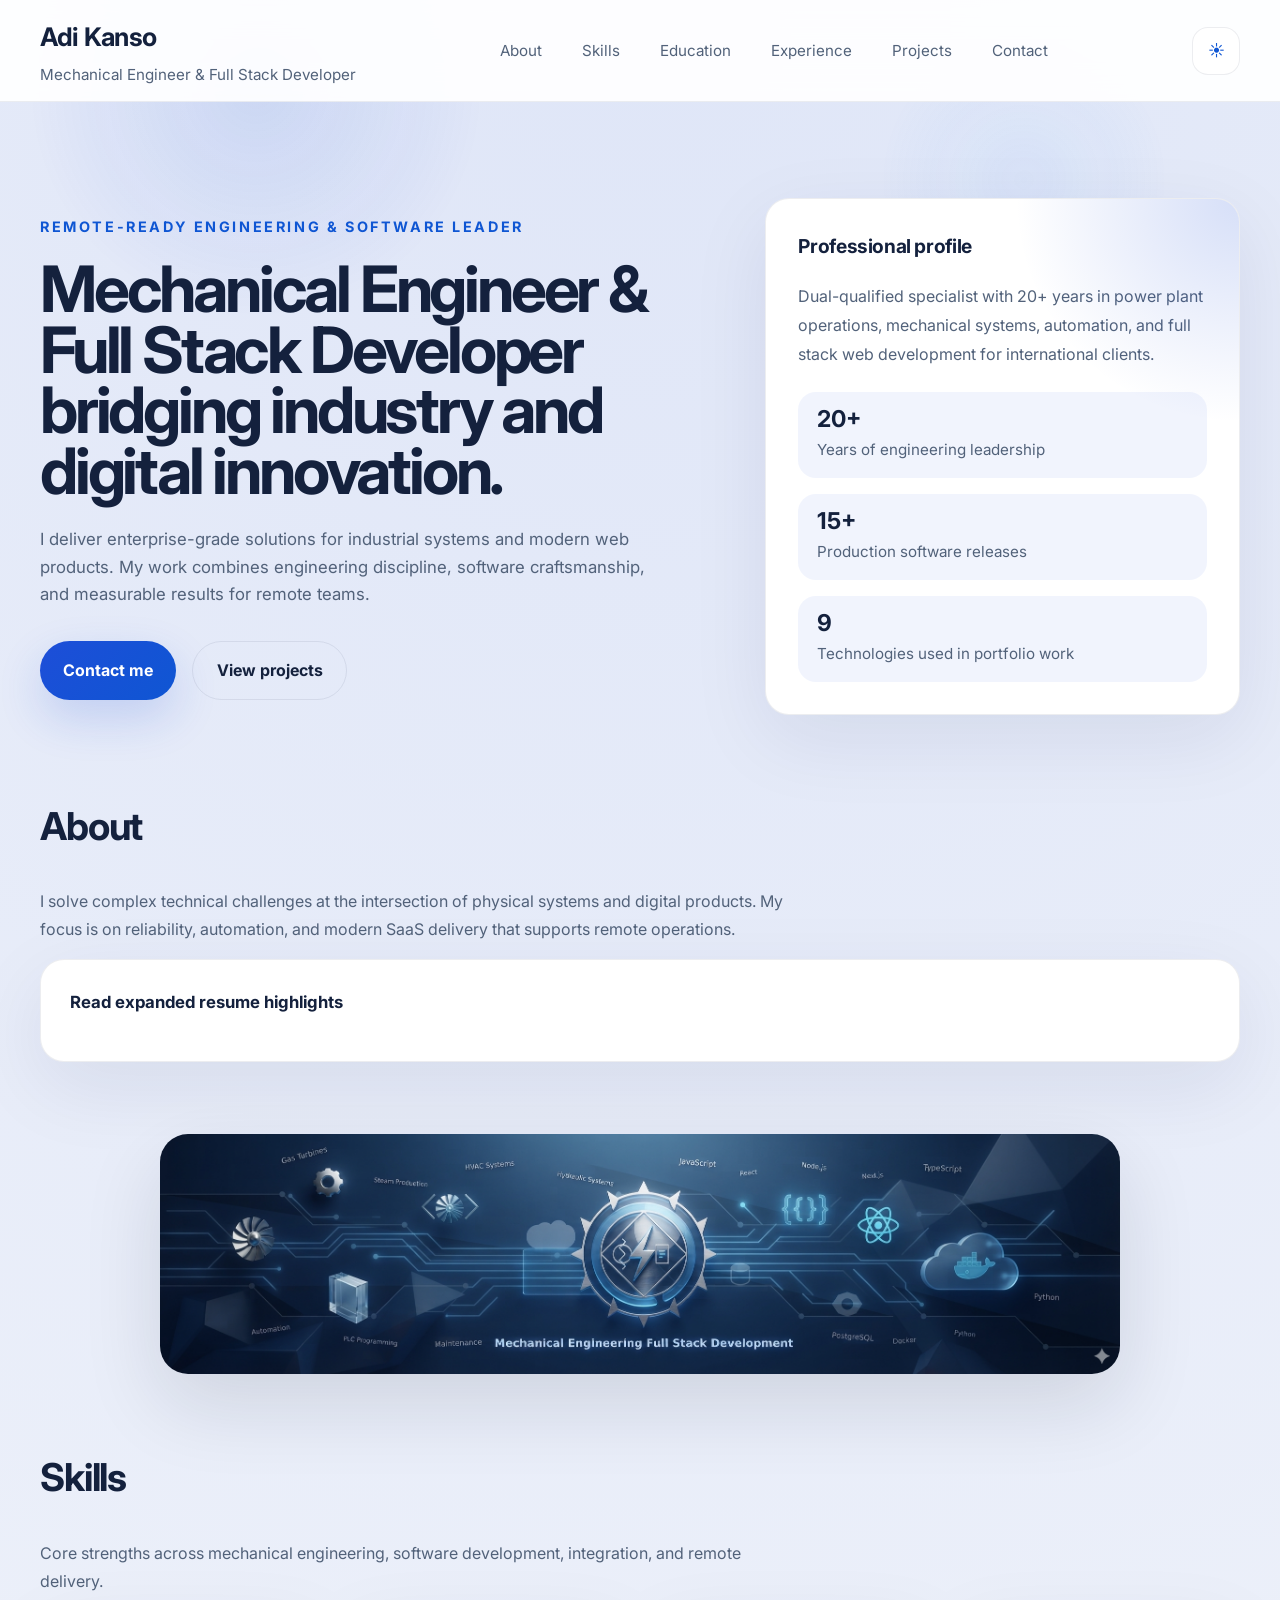
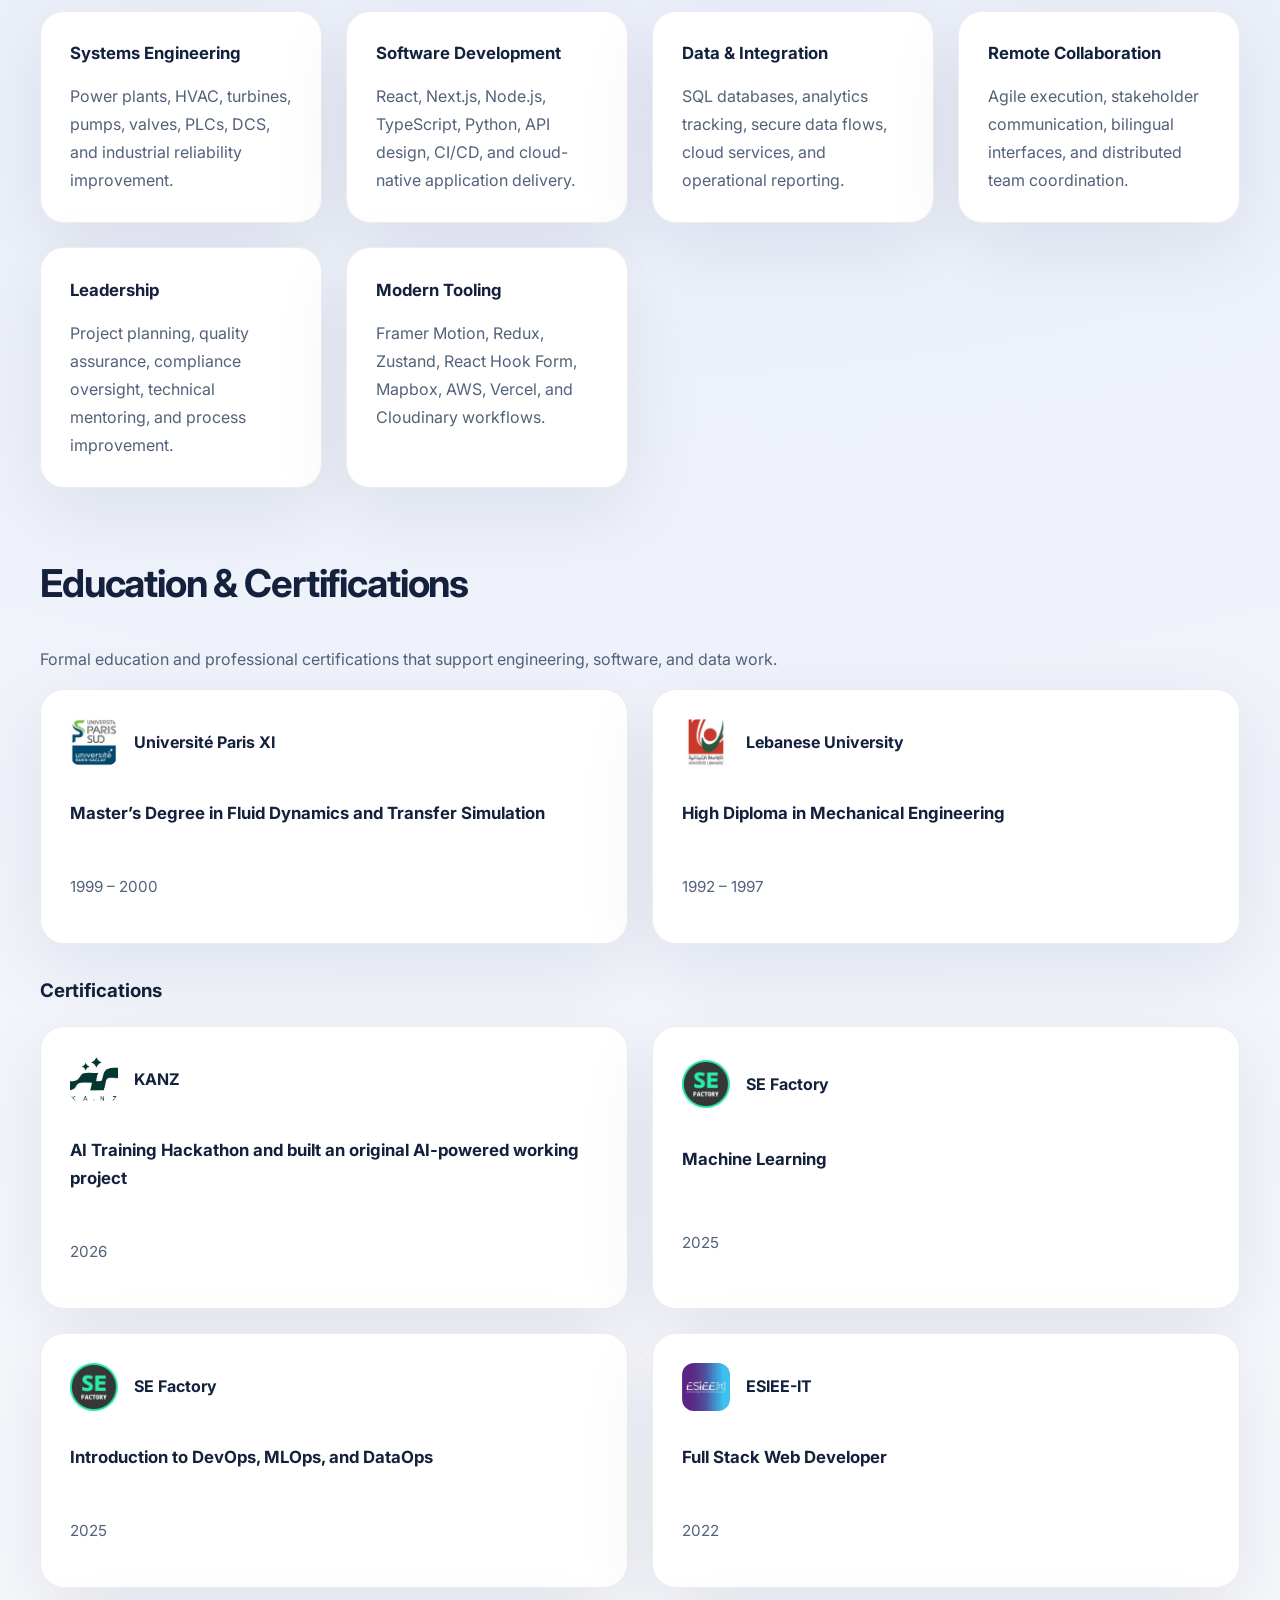
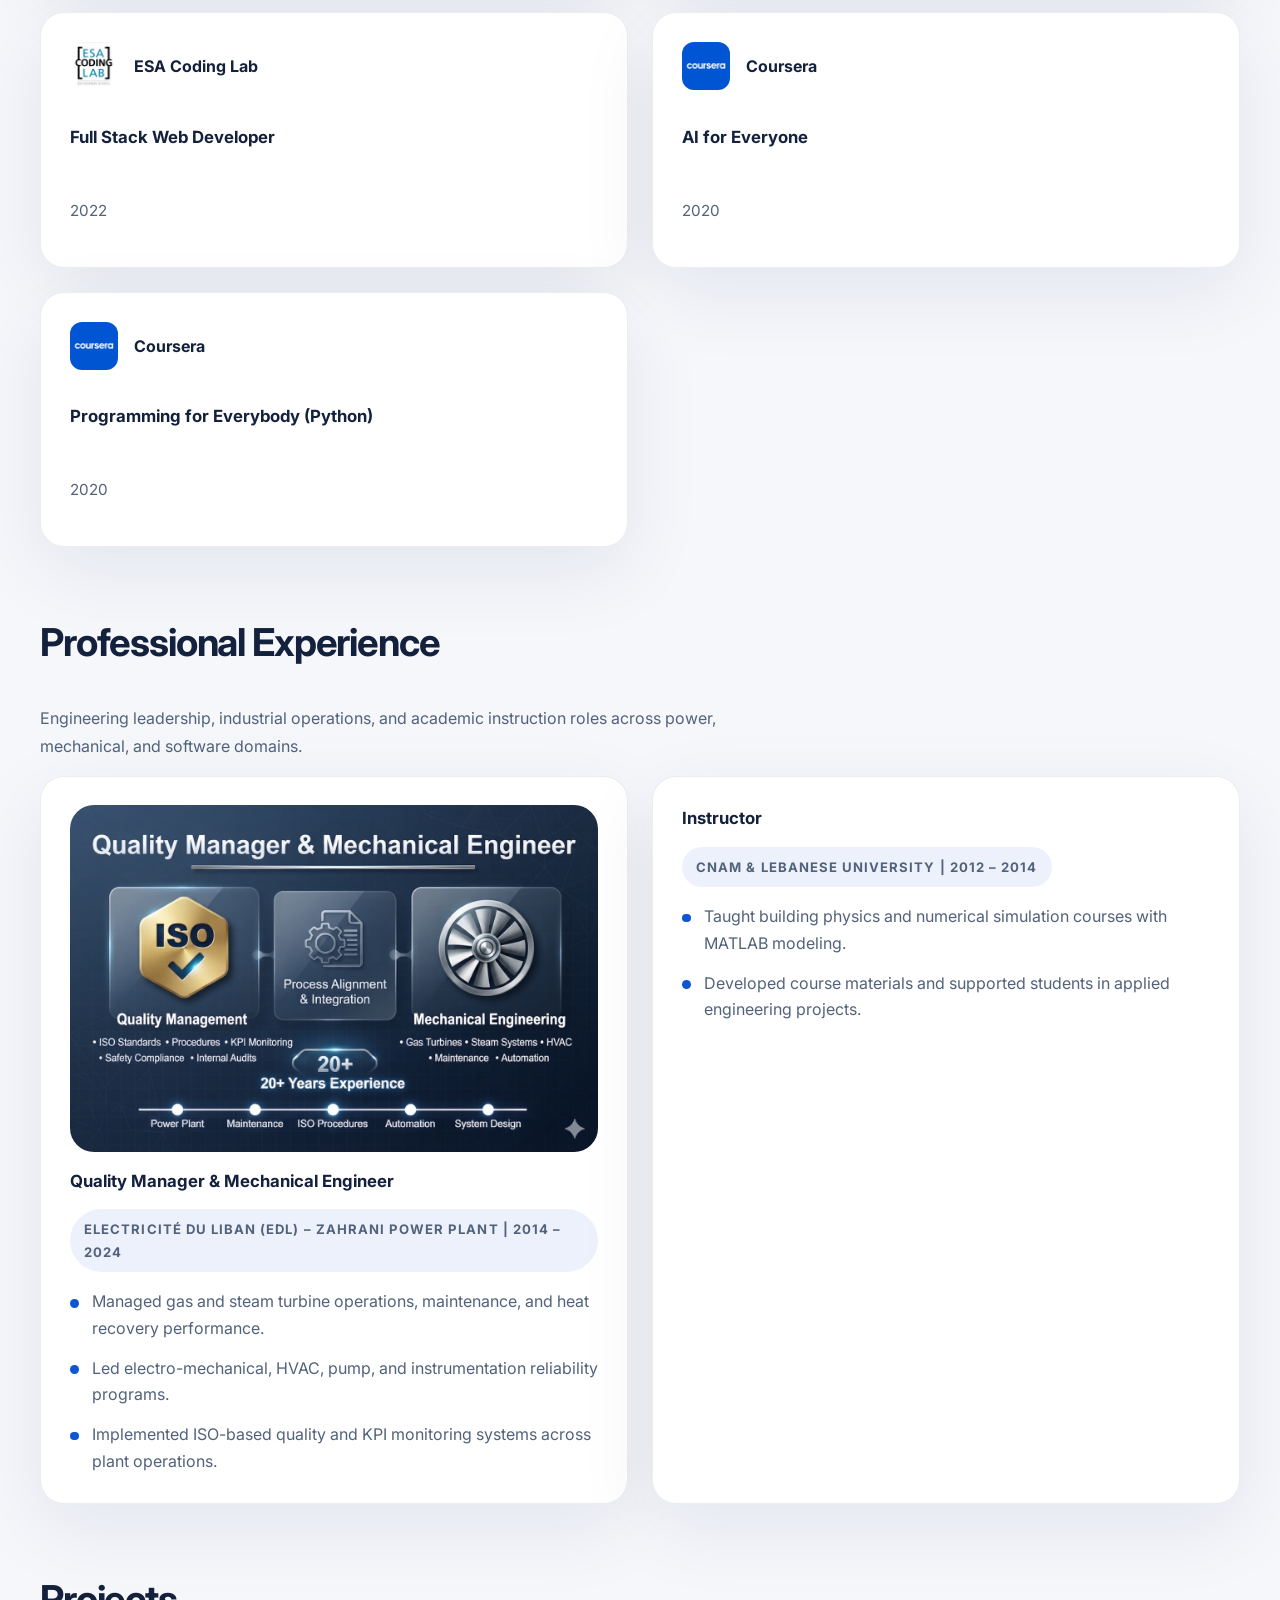
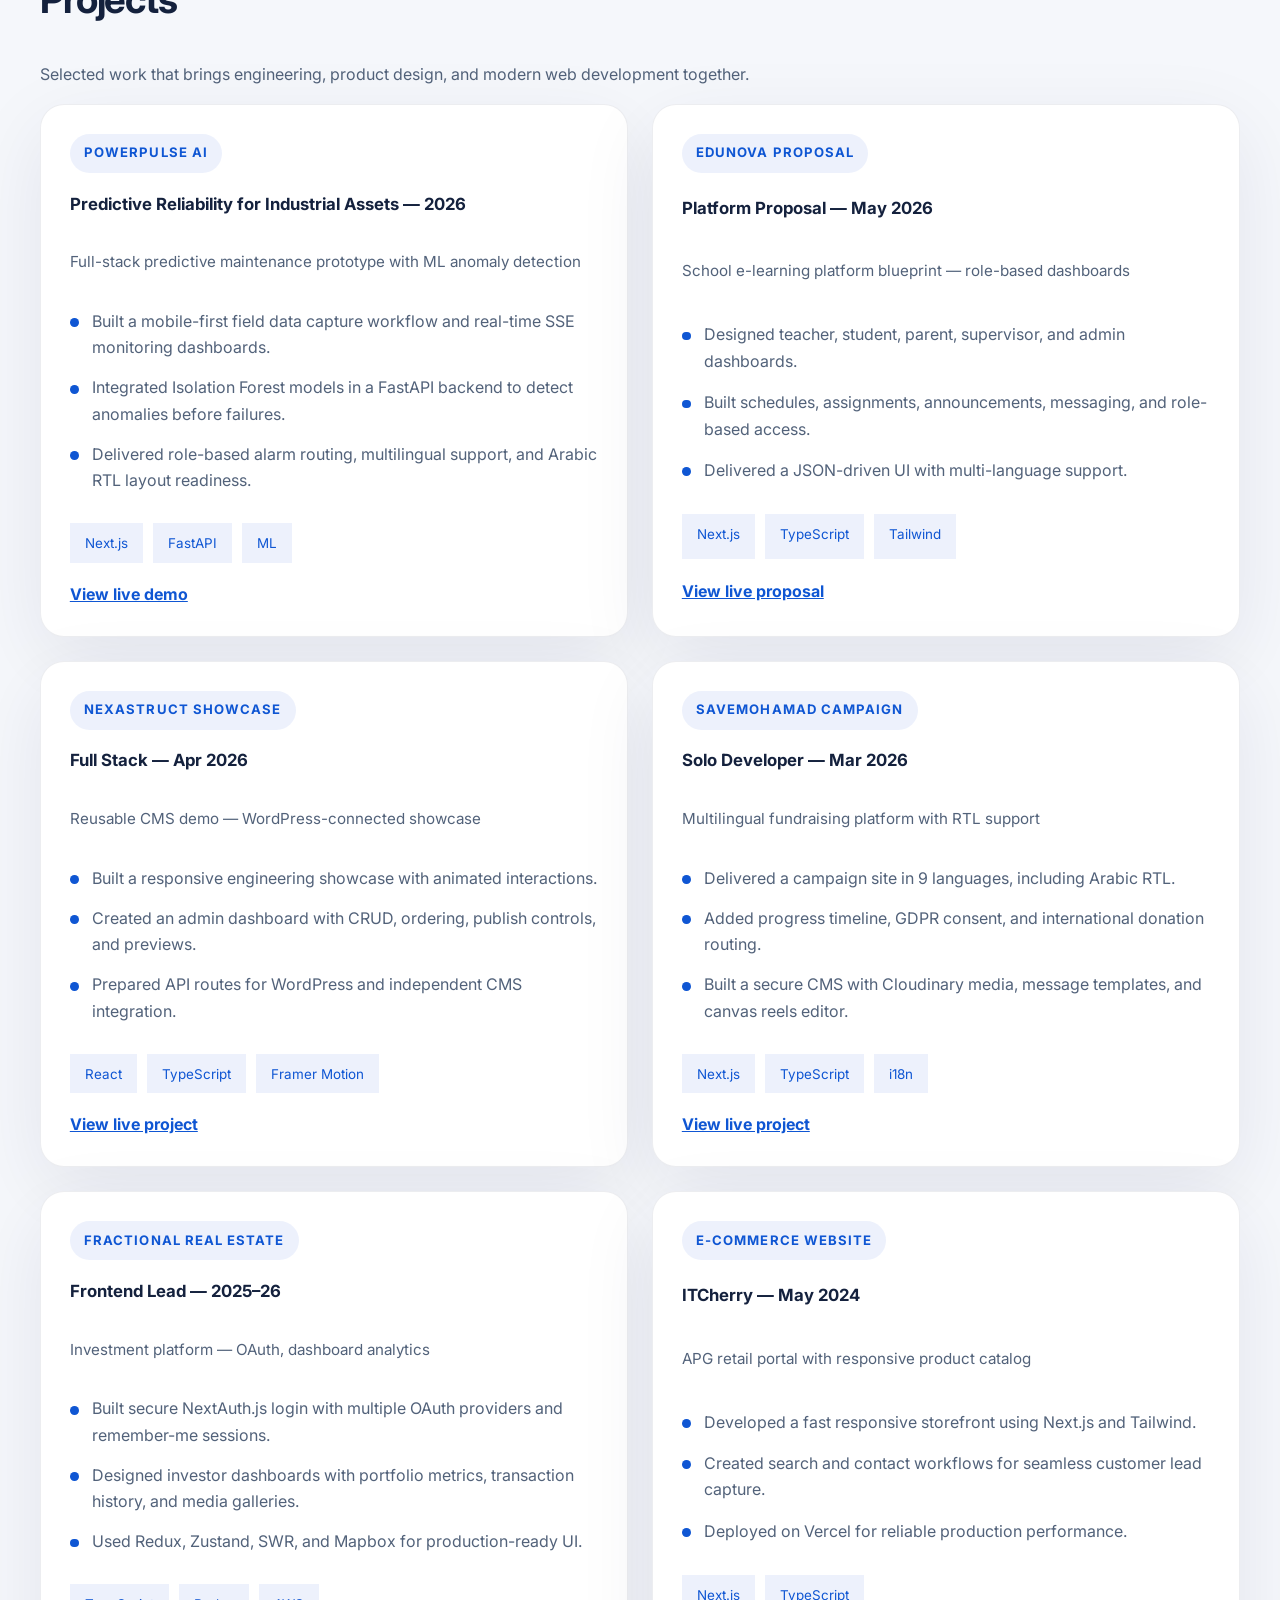
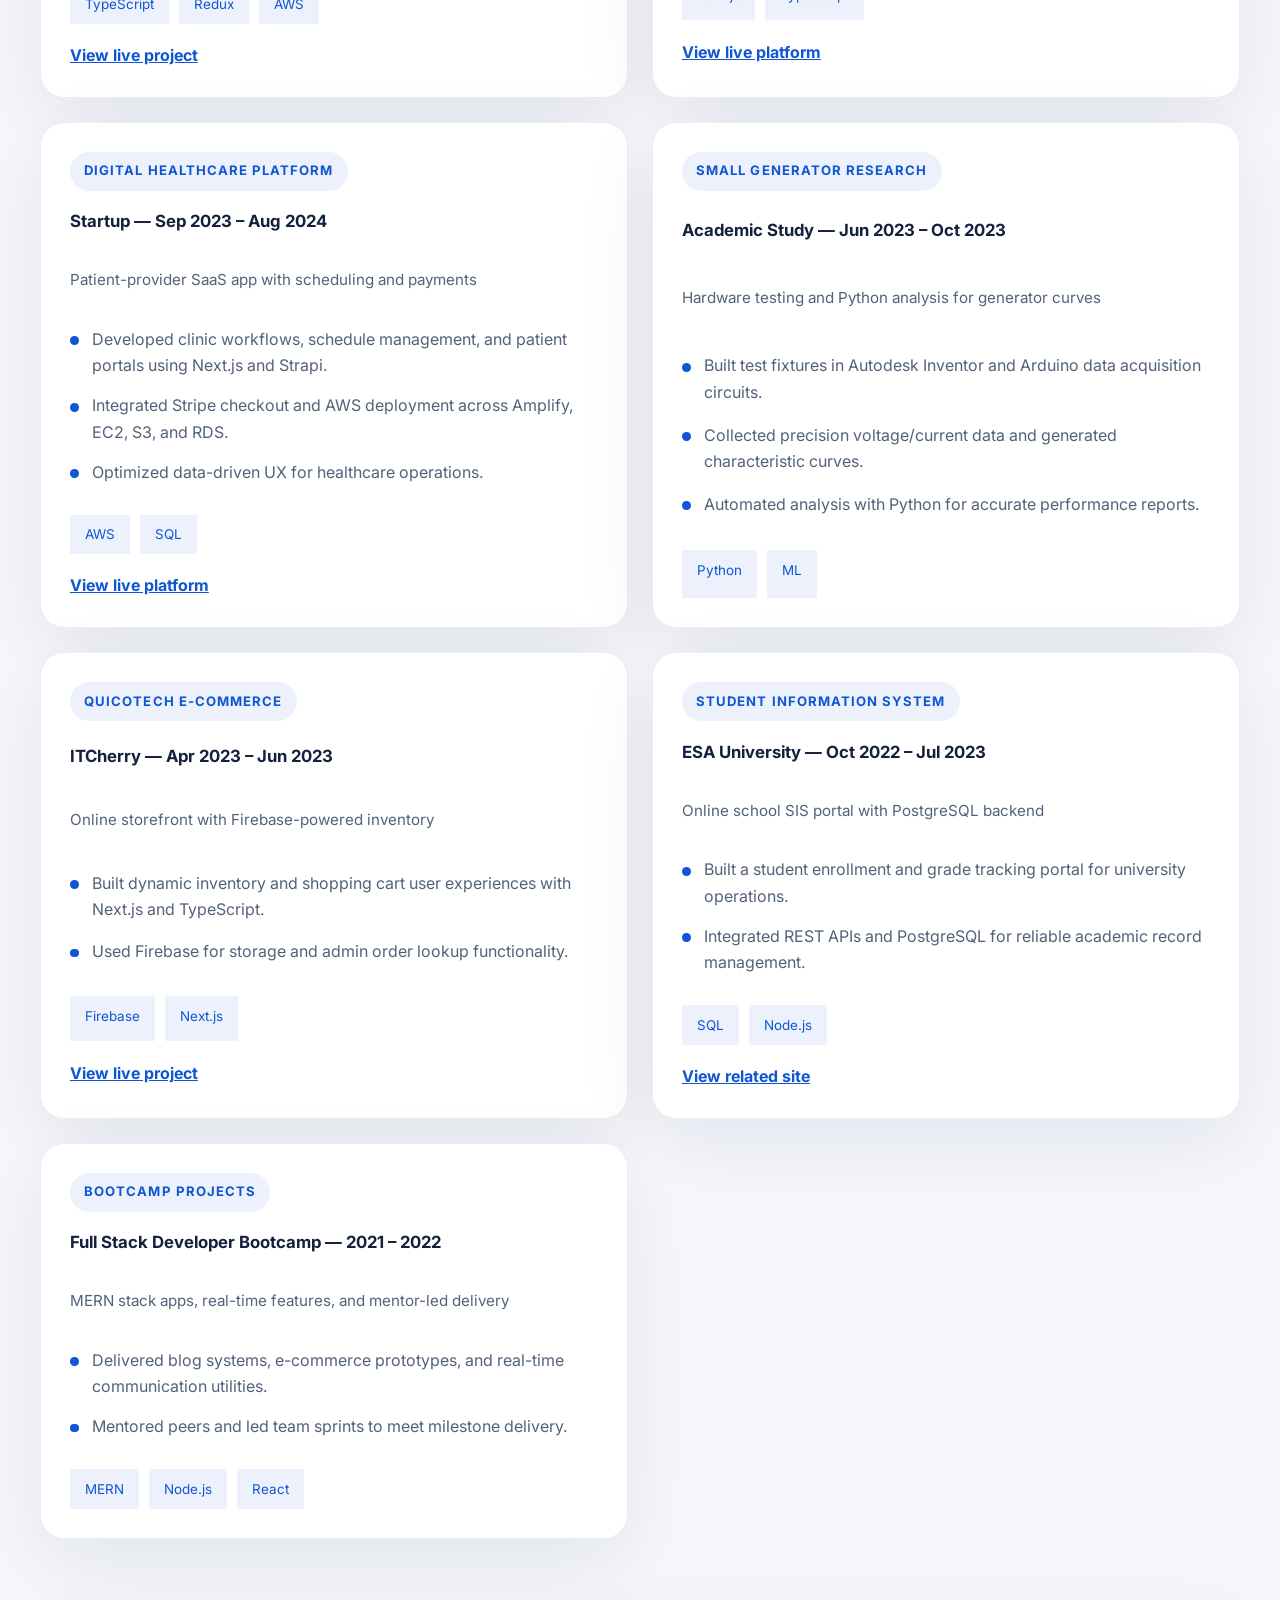
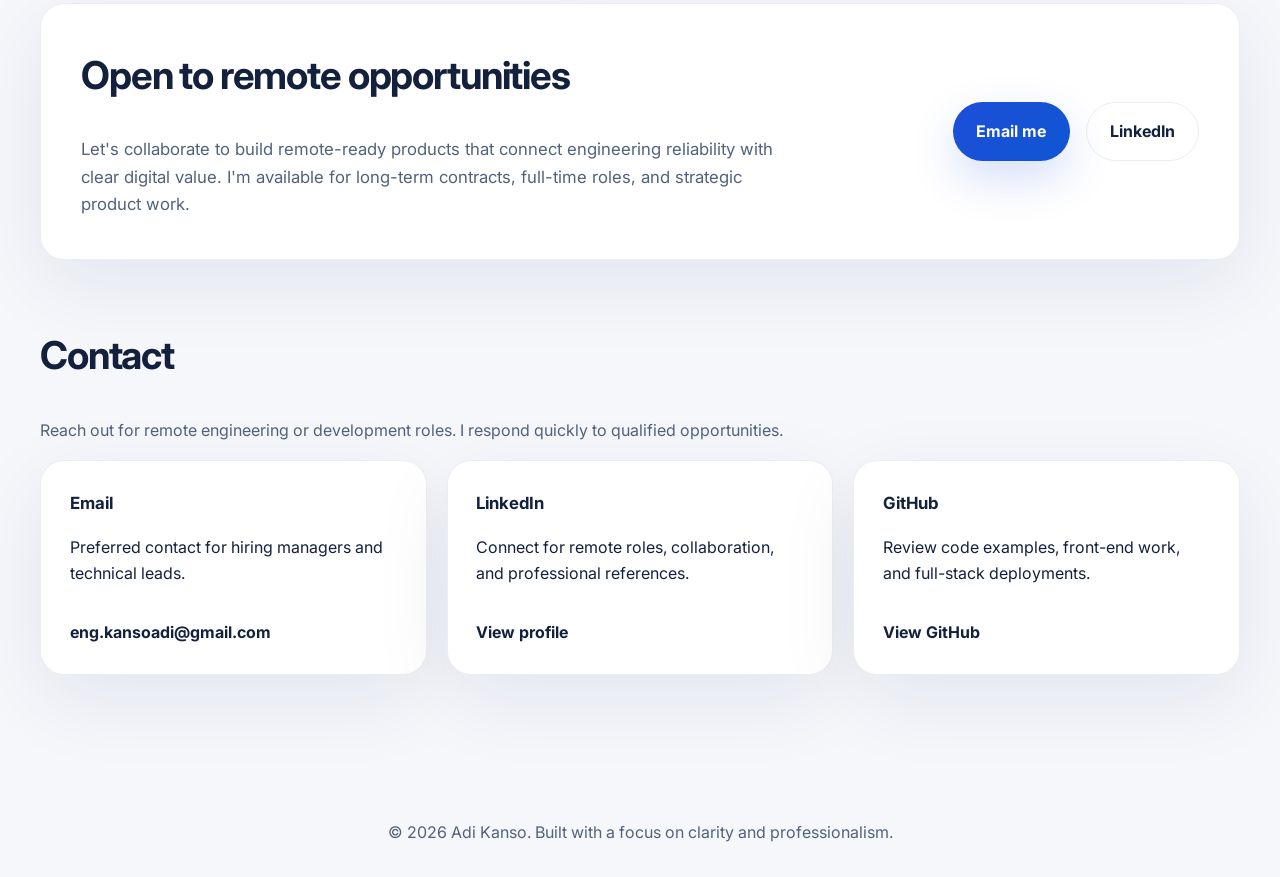
<file: index.html>
<!DOCTYPE html>
<html lang="en">

<head>
  <meta charset="UTF-8">
  <meta name="viewport" content="width=device-width, initial-scale=1.0">
  <title>Adi Kanso | Mechanical Engineer & Full Stack Developer</title>
  <link rel="icon" href="Logo.PNG" type="image/png">
  <link rel="preconnect" href="https://fonts.googleapis.com">
  <link rel="preconnect" href="https://fonts.gstatic.com" crossorigin>
  <link href="https://fonts.googleapis.com/css2?family=Inter:wght@400;500;600;700;800&display=swap" rel="stylesheet">

  <!-- Google tag (gtag.js) - Ensure this remains untouched -->
  <script async src="https://www.googletagmanager.com/gtag/js?id=G-E5T9QWTKTK"></script>
  <script>
    window.dataLayer = window.dataLayer || [];
    function gtag() { dataLayer.push(arguments); }
    gtag("js", new Date());
    gtag("config", "G-E5T9QWTKTK");
  </script>

  <!-- IP Encryption Script - Ensure this remains untouched -->
  <script>
    async function generateKey() {
      return crypto.subtle.generateKey({ name: "AES-GCM", length: 256 }, true, ["encrypt", "decrypt"]);
    }

    async function encryptIP(ip, key, staticIVHex) {
      const encoder = new TextEncoder();
      const data = encoder.encode(ip);
      const iv = new Uint8Array(staticIVHex.match(/.{1,2}/g).map(byte => parseInt(byte, 16)));
      const encrypted = await crypto.subtle.encrypt({ name: "AES-GCM", iv }, key, data);
      return {
        encryptedData: Array.from(new Uint8Array(encrypted)).map(b => b.toString(16).padStart(2, "0")).join(""),
        iv: staticIVHex,
      };
    }

    fetch("https://api.ipify.org?format=json")
      .then(response => response.json())
      .then(async data => {
        const ipAddress = data.ip;
        const keyHex = "000102030405060708090a0b0c0d0e0f101112131415161718191a1b1c1d1e1f";
        const key = await crypto.subtle.importKey("raw", new Uint8Array(keyHex.match(/.{1,2}/g).map(byte => parseInt(byte, 16))), { name: "AES-GCM" }, false, ["encrypt"]);
        const staticIVHex = "1a2b3c4d5e6f708090a0b0c0";
        const { encryptedData, iv } = await encryptIP(ipAddress, key, staticIVHex);
        gtag("event", "user_ip", { encrypted_ip: encryptedData, iv });
      })
      .catch(error => console.error("Error fetching or encrypting IP address:", error));
  </script>

  <style>
    :root {
      color-scheme: light;
      --bg: #f5f7fb;
      --surface: #ffffff;
      --surface-alt: #eef2f7;
      --text: #14213d;
      --muted: #52627a;
      --accent: #1d4ed8;
      --accent-strong: #0f56d3;
      --border: rgba(20, 33, 61, 0.08);
      --shadow: 0 24px 80px rgba(14, 30, 73, 0.08);
      --radius: 24px;
    }

    [data-theme="dark"] {
      --bg: #07101f;
      --surface: #0f172a;
      --surface-alt: #111f38;
      --text: #f8fbff;
      --muted: #d0d7e4;
      --accent: #60a5fa;
      --accent-strong: #3b82f6;
      --border: rgba(148, 163, 184, 0.20);
      --shadow: 0 24px 80px rgba(0, 0, 0, 0.35);
    }

    * {
      box-sizing: border-box;
    }

    html {
      scroll-behavior: smooth;
    }

    body {
      margin: 0;
      min-height: 100vh;
      font-family: "Inter", ui-sans-serif, system-ui, -apple-system, BlinkMacSystemFont, "Segoe UI", sans-serif;
      background: radial-gradient(circle at top, rgba(29, 78, 216, 0.10), transparent 35%), var(--bg);
      color: var(--text);
      line-height: 1.65;
    }

    img {
      max-width: 100%;
      display: block;
    }

    a {
      color: inherit;
      text-decoration: none;
    }

    button {
      font: inherit;
      cursor: pointer;
    }

    body::before {
      content: "";
      position: fixed;
      inset: 0;
      background: radial-gradient(circle at 20% 10%, rgba(29, 78, 216, 0.12), transparent 18%), radial-gradient(circle at 80% 20%, rgba(96, 165, 250, 0.09), transparent 12%);
      pointer-events: none;
      opacity: 0.9;
      z-index: -1;
    }

    header {
      position: sticky;
      top: 0;
      z-index: 20;
      backdrop-filter: blur(16px);
      background: rgba(255, 255, 255, 0.92);
      border-bottom: 1px solid var(--border);
    }

    [data-theme="dark"] header {
      background: rgba(15, 23, 42, 0.92);
      border-bottom-color: rgba(148, 163, 184, 0.20);
    }

    .container {
      width: min(1200px, calc(100% - 2rem));
      margin: 0 auto;
    }

    .topbar {
      display: flex;
      align-items: center;
      justify-content: space-between;
      gap: 1rem;
      padding: 1rem 0;
    }

    .brand h1 {
      margin: 0;
      font-size: clamp(1.35rem, 2vw, 1.9rem);
      letter-spacing: -0.03em;
    }

    .brand p {
      margin: 0.35rem 0 0;
      color: var(--muted);
      font-size: 0.95rem;
      line-height: 1.4;
    }

    .nav-links {
      display: flex;
      flex-wrap: wrap;
      gap: 1rem;
      align-items: center;
    }

    .nav-links a {
      color: var(--muted);
      font-size: 0.95rem;
      padding: 0.5rem 0.75rem;
      border-radius: 999px;
      transition: background 0.25s ease, color 0.25s ease;
    }

    .nav-links a:hover,
    .nav-links a:focus-visible {
      background: rgba(29, 78, 216, 0.08);
      color: var(--accent-strong);
      outline: none;
    }

    .theme-toggle {
      width: 3rem;
      height: 3rem;
      border-radius: 1rem;
      border: 1px solid var(--border);
      background: var(--surface);
      color: var(--accent-strong);
      display: grid;
      place-items: center;
      transition: transform 0.2s ease, background 0.2s ease;
    }

    .theme-toggle:hover {
      transform: translateY(-1px);
      background: var(--surface-alt);
    }

    main {
      padding: 2rem 0 4rem;
    }

    .hero {
      display: grid;
      grid-template-columns: minmax(0, 1.3fr) minmax(320px, 0.9fr);
      gap: 2.5rem;
      align-items: center;
      padding: 4rem 0 3rem;
    }

    .hero-copy {
      max-width: 620px;
    }

    .eyebrow {
      display: inline-flex;
      align-items: center;
      gap: 0.5rem;
      margin-bottom: 1.25rem;
      color: var(--accent-strong);
      font-weight: 700;
      font-size: 0.9rem;
      text-transform: uppercase;
      letter-spacing: 0.18em;
    }

    .hero-copy h2 {
      margin: 0;
      font-size: clamp(2.75rem, 5vw, 4.25rem);
      line-height: 0.95;
      letter-spacing: -0.05em;
    }

    .hero-copy p {
      margin: 1.5rem 0 0;
      max-width: 44rem;
      color: var(--muted);
      font-size: 1.05rem;
    }

    .hero-actions {
      display: flex;
      flex-wrap: wrap;
      gap: 1rem;
      margin-top: 2rem;
    }

    .btn-primary,
    .btn-secondary {
      display: inline-flex;
      align-items: center;
      justify-content: center;
      gap: 0.65rem;
      border-radius: 999px;
      padding: 0.95rem 1.45rem;
      font-weight: 700;
      transition: transform 0.2s ease, box-shadow 0.2s ease, background 0.2s ease;
    }

    .btn-primary {
      border: none;
      background: linear-gradient(135deg, var(--accent), var(--accent-strong));
      color: white;
      box-shadow: 0 18px 45px rgba(29, 78, 216, 0.18);
    }

    .btn-primary:hover,
    .btn-primary:focus-visible {
      transform: translateY(-1px);
      box-shadow: 0 24px 54px rgba(29, 78, 216, 0.24);
      outline: none;
    }

    .btn-secondary {
      border: 1px solid var(--border);
      background: transparent;
      color: var(--text);
    }

    .btn-secondary:hover,
    .btn-secondary:focus-visible {
      background: rgba(29, 78, 216, 0.08);
      border-color: var(--accent);
      outline: none;
    }

    .hero-card {
      padding: 2rem;
      border-radius: var(--radius);
      background: var(--surface);
      border: 1px solid var(--border);
      box-shadow: var(--shadow);
      position: relative;
      overflow: hidden;
    }

    .hero-card::before {
      content: "";
      position: absolute;
      inset: 0;
      background: radial-gradient(circle at top right, rgba(29, 78, 216, 0.18), transparent 32%);
      pointer-events: none;
    }

    .hero-card h3 {
      margin-top: 0;
      font-size: 1.2rem;
      letter-spacing: -0.02em;
    }

    .hero-card p {
      margin: 1rem 0 1.3rem;
      color: var(--muted);
      line-height: 1.8;
    }

    .hero-metrics {
      display: grid;
      gap: 1rem;
      margin-top: 1.5rem;
    }

    .metric {
      display: grid;
      gap: 0.35rem;
      padding: 1rem 1.15rem;
      border-radius: 18px;
      background: rgba(29, 78, 216, 0.06);
    }

    .metric strong {
      display: block;
      font-size: 1.45rem;
      line-height: 1;
      color: var(--text);
    }

    .metric span {
      color: var(--muted);
      font-size: 0.95rem;
    }

    .section {
      padding: 2rem 0;
    }

    .section-title {
      margin: 0 0 1.8rem;
      font-size: clamp(2rem, 3vw, 2.75rem);
      letter-spacing: -0.03em;
      color: var(--text);
    }

    .section-intro {
      /* margin: 0; */
      margin-bottom: 4;
      color: var(--muted);
      max-width: 760px;
      line-height: 1.75;
    }

    .skill-grid,
    .contact-grid,
    .grid-2 {
      display: grid;
      gap: 1.5rem;
    }

    .skill-grid {
      grid-template-columns: repeat(auto-fit, minmax(240px, 1fr));
    }

    .grid-2 {
      grid-template-columns: repeat(2, minmax(0, 1fr));
    }

    .skill-card,
    .experience-card,
    .project-card,
    .contact-card,
    .resume-panel {
      background: var(--surface);
      border: 1px solid var(--border);
      border-radius: var(--radius);
      box-shadow: var(--shadow);
      padding: 1.8rem;
      position: relative;
      overflow: hidden;
      transition: transform 0.25s ease, box-shadow 0.25s ease;
    }

    .skill-card:hover,
    .experience-card:hover,
    .project-card:hover,
    .contact-card:hover,
    .resume-panel:hover {
      transform: translateY(-4px);
      box-shadow: 0 30px 90px rgba(14, 30, 73, 0.14);
    }

    .skill-card h3,
    .experience-card h3,
    .project-card h3,
    .contact-card h3 {
      margin-top: 0;
      margin-bottom: 0.85rem;
      font-size: 1.05rem;
    }

    .skill-card p,
    .experience-card p,
    .resume-panel p {
      margin: 0;
      color: var(--muted);
      line-height: 1.75;
    }

    .status-pill {
      display: inline-flex;
      align-items: center;
      justify-content: center;
      gap: 0.35rem;
      padding: 0.55rem 0.9rem;
      border-radius: 999px;
      background: rgba(29, 78, 216, 0.08);
      color: var(--accent-strong);
      font-size: 0.82rem;
      font-weight: 700;
      text-transform: uppercase;
      letter-spacing: 0.08em;
    }

    .experience-list,
    .project-bullets {
      margin: 1rem 0 0;
      padding: 0;
      list-style: none;
      display: grid;
      gap: 0.85rem;
    }

    .experience-list li,
    .project-bullets li {
      display: flex;
      gap: 0.85rem;
      align-items: flex-start;
      color: var(--muted);
    }

    .experience-list li::before,
    .project-bullets li::before {
      content: "";
      width: 0.55rem;
      height: 0.55rem;
      margin-top: 0.65rem;
      border-radius: 50%;
      background: var(--accent-strong);
      flex-shrink: 0;
    }

    .project-card {
      display: grid;
      gap: 1.1rem;
    }

    .project-card .project-meta {
      display: flex;
      flex-wrap: wrap;
      gap: 0.75rem;
      color: var(--muted);
      font-size: 0.95rem;
    }

    .project-tags {
      display: flex;
      flex-wrap: wrap;
      gap: 0.6rem;
      margin-top: 0.75rem;
    }

    .project-tags .tag {
      background: rgba(29, 78, 216, 0.08);
      border-color: rgba(29, 78, 216, 0.16);
      color: var(--accent-strong);
      font-size: 0.84rem;
      padding: 0.55rem 0.95rem;
    }

    .project-link {
      display: inline-flex;
      align-items: center;
      gap: 0.5rem;
      font-weight: 700;
      color: var(--accent-strong);
      text-decoration: underline;
    }

    details.resume-panel {
      cursor: pointer;
    }

    details.resume-panel summary {
      list-style: none;
      font-size: 1.05rem;
      font-weight: 700;
      margin-bottom: 1rem;
      outline: none;
    }

    details.resume-panel summary::marker {
      display: none;
    }

    details.resume-panel p,
    details.resume-panel li {
      color: var(--muted);
    }

    details.resume-panel ul {
      margin: 1rem 0 0;
      padding-left: 1.2rem;
    }

    .cta-panel {
      display: grid;
      grid-template-columns: minmax(0, 1fr) auto;
      gap: 1.5rem;
      align-items: center;
      padding: 2.5rem;
      background: var(--surface);
      border-radius: var(--radius);
      border: 1px solid var(--border);
      box-shadow: var(--shadow);
    }

    .cta-panel p {
      margin: 0;
      color: var(--muted);
      font-size: 1.05rem;
      max-width: 44rem;
    }

    .cta-actions {
      display: flex;
      gap: 1rem;
      flex-wrap: wrap;
    }

    .contact-grid {
      display: grid;
      grid-template-columns: repeat(auto-fit, minmax(220px, 1fr));
      gap: 1.25rem;
    }

    .contact-card {
      min-height: 190px;
    }

    .contact-card a {
      color: var(--text);
      display: inline-flex;
      gap: 0.5rem;
      align-items: center;
      margin-top: 1rem;
      font-weight: 700;
    }

    footer {
      padding: 2rem 0 1rem;
      text-align: center;
      color: var(--muted);
    }

    .reveal {
      opacity: 0;
      transform: translateY(28px);
      transition: opacity 0.75s ease, transform 0.75s ease;
    }

    .reveal.visible {
      opacity: 1;
      transform: translateY(0);
    }

    #goToTop {
      position: fixed;
      right: 1.5rem;
      bottom: 1.5rem;
      width: 3rem;
      height: 3rem;
      border-radius: 999px;
      border: none;
      background: var(--accent);
      color: white;
      font-size: 1.25rem;
      display: none;
      align-items: center;
      justify-content: center;
      cursor: pointer;
      box-shadow: 0 18px 40px rgba(15, 23, 42, 0.2);
      z-index: 50;
    }

    #goToTop:hover {
      transform: translateY(-2px);
    }

    @media (max-width: 960px) {
      .hero {
        grid-template-columns: 1fr;
      }

      .grid-2 {
        grid-template-columns: 1fr;
        gap: 1rem;
      }

      .topbar {
        flex-direction: column;
        align-items: center;
        text-align: center;
      }

      .brand {
        width: 100%;
      }

      .nav-links {
        justify-content: center;
      }

      .section {
        padding: 1.5rem 0;
      }

      .section-title,
      .section-intro,
      .project-card h3,
      .project-card .project-meta,
      #education .project-card a,
      #education .project-card p {
        text-align: center;
      }

      .project-card .project-meta {
        justify-content: center;
        align-items: center;
      }

      #education .project-card {
        padding: 1.2rem;
      }

      .hero-actions,
      .cta-actions {
        justify-content: center;
      }

      .btn-primary,
      .btn-secondary {
        margin: 0 auto;
      }

      .skill-card,
      .experience-card,
      .project-card,
      .contact-card,
      .resume-panel {
        padding: 1.2rem;
      }

      .cta-panel {
        padding: 1.5rem;
      }
    }

    @media (max-width: 720px) {
      body {
        font-size: 15px;
      }

      .hero {
        gap: 1.5rem;
      }

      .hero-copy h2 {
        font-size: 2.6rem;
      }

      .section {
        padding: 1.5rem 0;
      }

      .cta-panel {
        grid-template-columns: 1fr;
        padding: 1.5rem;
      }
    }
  </style>
</head>

<body>
  <header>
    <div class="container topbar">
      <div class="brand">
        <h1>Adi Kanso</h1>
        <p>Mechanical Engineer & Full Stack Developer</p>
      </div>
      <nav class="nav-links" aria-label="Main navigation">
        <a href="#about">About</a>
        <a href="#skills">Skills</a>
        <a href="#education">Education</a>
        <a href="#experience">Experience</a>
        <a href="#projects">Projects</a>
        <a href="#contact">Contact</a>
      </nav>
      <button class="theme-toggle" id="themeToggle" aria-label="Toggle dark mode">☀️</button>
    </div>
  </header>

  <main class="container">
    <section class="hero">
      <div class="hero-copy reveal">
        <div class="eyebrow">Remote-ready engineering & software leader</div>
        <h2>Mechanical Engineer & Full Stack Developer bridging industry and digital innovation.</h2>
        <p>
          I deliver enterprise-grade solutions for industrial systems and modern web products. My work combines
          engineering discipline, software craftsmanship, and measurable results for remote teams.
        </p>
        <div class="hero-actions">
          <a class="btn-primary" href="mailto:eng.kansoadi@gmail.com">Contact me</a>
          <a class="btn-secondary" href="#projects">View projects</a>
        </div>
      </div>

      <aside class="hero-card reveal">
        <h3>Professional profile</h3>
        <p>
          Dual-qualified specialist with 20+ years in power plant operations, mechanical systems, automation, and full
          stack web development for international clients.
        </p>
        <div class="hero-metrics">
          <div class="metric">
            <strong>20+</strong>
            <span>Years of engineering leadership</span>
          </div>
          <div class="metric">
            <strong>15+</strong>
            <span>Production software releases</span>
          </div>
          <div class="metric">
            <strong>9</strong>
            <span>Technologies used in portfolio work</span>
          </div>
        </div>
      </aside>
    </section>

    <section id="about" class="section reveal">
      <h2 class="section-title">About</h2>
      <p class="section-intro">
        I solve complex technical challenges at the intersection of physical systems and digital products. My focus is
        on
        reliability, automation, and modern SaaS delivery that supports remote operations.
      </p>
      <details class="resume-panel reveal">
        <summary>Read expanded resume highlights</summary>
        <p>
          Experienced in optimizing plant reliability, managing engineering documentation, and transforming operational
          processes with software automation. I have led cross-functional teams, created dashboards for KPI visibility,
          and delivered responsive experiences for business stakeholders.
        </p>
        <ul>
          <li>Led 10+ engineering and development initiatives for utilities, education, healthcare, and fintech.</li>
          <li>Improved compliance and productivity through custom monitoring systems and data visualization.</li>
          <li>Designed and deployed SaaS workflows with secure authentication, payment integration, and API controls.
          </li>
        </ul>
      </details>
    </section>

    <section class="section reveal" style="display:flex; align-items:center; justify-content:center; min-height:320px;">
      <div style="width:100%; max-width:960px; display:flex; align-items:center; justify-content:center;">
        <img src="linkedin-background.png" alt="LinkedIn Background"
          style="width:100%; border-radius:1.75rem; box-shadow:0 30px 80px rgba(15,23,42,0.12);">
      </div>
    </section>

    <section id="skills" class="section">
      <h2 class="section-title reveal">Skills</h2>
      <p class="section-intro reveal">
        Core strengths across mechanical engineering, software development, integration, and remote delivery.
      </p>
      <div class="skill-grid reveal">
        <div class="skill-card">
          <h3>Systems Engineering</h3>
          <p>Power plants, HVAC, turbines, pumps, valves, PLCs, DCS, and industrial reliability improvement.</p>
        </div>
        <div class="skill-card">
          <h3>Software Development</h3>
          <p>React, Next.js, Node.js, TypeScript, Python, API design, CI/CD, and cloud-native application delivery.</p>
        </div>
        <div class="skill-card">
          <h3>Data & Integration</h3>
          <p>SQL databases, analytics tracking, secure data flows, cloud services, and operational reporting.</p>
        </div>
        <div class="skill-card">
          <h3>Remote Collaboration</h3>
          <p>Agile execution, stakeholder communication, bilingual interfaces, and distributed team coordination.</p>
        </div>
        <div class="skill-card">
          <h3>Leadership</h3>
          <p>Project planning, quality assurance, compliance oversight, technical mentoring, and process improvement.
          </p>
        </div>
        <div class="skill-card">
          <h3>Modern Tooling</h3>
          <p>Framer Motion, Redux, Zustand, React Hook Form, Mapbox, AWS, Vercel, and Cloudinary workflows.</p>
        </div>
      </div>
    </section>

    <section id="education" class="section reveal">
      <h2 class="section-title">Education & Certifications</h2>
      <p class="section-intro">
        Formal education and professional certifications that support engineering, software, and data work.
      </p>
      <div class="grid-2">
        <article class="project-card reveal">
          <a href="https://www.linkedin.com/school/universit-paris-sud/" target="_blank" rel="noopener noreferrer"
            style="display:flex; align-items:center; gap:1rem; margin-bottom:1rem;">
            <img src="UPS.jpg" alt="Université Paris XI"
              style="width:48px; height:48px; object-fit:cover; border-radius:12px;">
            <strong>Université Paris XI</strong>
          </a>
          <h3>Master’s Degree in Fluid Dynamics and Transfer Simulation</h3>
          <p class="project-meta">1999 – 2000</p>
        </article>
        <article class="project-card reveal">
          <a href="https://www.ul.edu.lb/faculte/branches.aspx?facultyId=12" target="_blank" rel="noopener noreferrer"
            style="display:flex; align-items:center; gap:1rem; margin-bottom:1rem;">
            <img src="LU.jpg" alt="Lebanese University"
              style="width:48px; height:48px; object-fit:cover; border-radius:12px;">
            <strong>Lebanese University</strong>
          </a>
          <h3>High Diploma in Mechanical Engineering</h3>
          <p class="project-meta">1992 – 1997</p>
        </article>
      </div>
      <h3 style="margin-top:2rem;">Certifications</h3>
      <div class="grid-2">
        <article class="project-card reveal">
          <a href="https://try.ka.nz/" target="_blank" rel="noopener noreferrer"
            style="display:flex; align-items:center; gap:1rem; margin-bottom:1rem;">
            <img src="kanz.png" alt="KANZ" style="width:48px; height:48px; object-fit:cover; border-radius:12px;">
            <strong>KANZ</strong>
          </a>
          <h3>AI Training Hackathon and built an original AI-powered working project</h3>
          <p class="project-meta">2026</p>
        </article>
        <article class="project-card reveal">
          <a href="https://www.sefactory.io/" target="_blank" rel="noopener noreferrer"
            style="display:flex; align-items:center; gap:1rem; margin-bottom:1rem;">
            <img src="sefactory.png" alt="SE Factory"
              style="width:48px; height:48px; object-fit:cover; border-radius:12px;">
            <strong>SE Factory</strong>
          </a>
          <h3>Machine Learning</h3>
          <p class="project-meta">2025</p>
        </article>
        <article class="project-card reveal">
          <a href="https://www.sefactory.io/" target="_blank" rel="noopener noreferrer"
            style="display:flex; align-items:center; gap:1rem; margin-bottom:1rem;">
            <img src="sefactory.png" alt="SE Factory"
              style="width:48px; height:48px; object-fit:cover; border-radius:12px;">
            <strong>SE Factory</strong>
          </a>
          <h3>Introduction to DevOps, MLOps, and DataOps</h3>
          <p class="project-meta">2025</p>
        </article>
        <article class="project-card reveal">
          <a href="https://www.esiee-it.fr/" target="_blank" rel="noopener noreferrer"
            style="display:flex; align-items:center; gap:1rem; margin-bottom:1rem;">
            <img src="ESIEE.jpg" alt="ESIEE-IT" style="width:48px; height:48px; object-fit:cover; border-radius:12px;">
            <strong>ESIEE-IT</strong>
          </a>
          <h3>Full Stack Web Developer</h3>
          <p class="project-meta">2022</p>
        </article>
        <article class="project-card reveal">
          <a href="https://esacodinglab.com/" target="_blank" rel="noopener noreferrer"
            style="display:flex; align-items:center; gap:1rem; margin-bottom:1rem;">
            <img src="ESA.jpg" alt="ESA Coding Lab"
              style="width:48px; height:48px; object-fit:cover; border-radius:12px;">
            <strong>ESA Coding Lab</strong>
          </a>
          <h3>Full Stack Web Developer</h3>
          <p class="project-meta">2022</p>
        </article>
        <article class="project-card reveal">
          <a href="https://www.coursera.org/learn/ai-for-everyone" target="_blank" rel="noopener noreferrer"
            style="display:flex; align-items:center; gap:1rem; margin-bottom:1rem;">
            <img src="coursera.png" alt="Coursera"
              style="width:48px; height:48px; object-fit:cover;border-radius:12px; ">
            <strong>Coursera</strong>
          </a>
          <h3>AI for Everyone</h3>
          <p class="project-meta">2020</p>
        </article>
        <article class="project-card reveal">
          <a href="https://www.coursera.org/learn/python" target="_blank" rel="noopener noreferrer"
            style="display:flex; align-items:center; gap:1rem; margin-bottom:1rem;">
            <img src="coursera.png" alt="Coursera"
              style="width:48px; height:48px; object-fit:cover; border-radius:12px;">
            <strong>Coursera</strong>
          </a>
          <h3>Programming for Everybody (Python)</h3>
          <p class="project-meta">2020</p>
        </article>
      </div>
    </section>

    <section id="experience" class="section reveal">
      <h2 class="section-title">Professional Experience</h2>
      <p class="section-intro">
        Engineering leadership, industrial operations, and academic instruction roles across power, mechanical, and
        software domains.
      </p>
      <div class="grid-2">
        <article class="experience-card reveal">
          <img src="quality-mechanical-expertise.png" alt="Quality mechanical expertise"
            style="width:100%; border-radius:1.5rem; margin-bottom:1rem;">
          <h3>Quality Manager & Mechanical Engineer</h3>
          <p class="status-pill">Electricité Du Liban (EDL) – Zahrani Power Plant | 2014 – 2024</p>
          <ul class="experience-list">
            <li>Managed gas and steam turbine operations, maintenance, and heat recovery performance.</li>
            <li>Led electro-mechanical, HVAC, pump, and instrumentation reliability programs.</li>
            <li>Implemented ISO-based quality and KPI monitoring systems across plant operations.</li>
          </ul>
        </article>
        <!-- commented 07-07-2026 -->
        <!-- <article class="experience-card reveal">
          <h3>Mechanical Engineer</h3>
          <p class="status-pill">MEES International – Beirut, Lebanon | 2001 – 2014</p>
          <ul class="experience-list">
            <li>Led engineering design and execution for electrical and mechanical system projects.</li>
            <li>Delivered project planning, on-time execution, and client-driven quality control.</li>
            <li>Mentored junior engineers and improved team productivity through process standardization.</li>
          </ul>
        </article> -->

        <article class="experience-card reveal">
          <h3>Instructor</h3>
          <p class="status-pill">CNAM & Lebanese University | 2012 – 2014</p>
          <ul class="experience-list">
            <li>Taught building physics and numerical simulation courses with MATLAB modeling.</li>
            <li>Developed course materials and supported students in applied engineering projects.</li>
          </ul>
        </article>
      </div>
    </section>

    <section id="projects" class="section reveal">
      <h2 class="section-title">Projects</h2>
      <p class="section-intro">
        Selected work that brings engineering, product design, and modern web development together.
      </p>
      <div class="grid-2">
        <article class="project-card reveal">
          <div><span class="status-pill">PowerPulse AI</span></div>
          <h3>Predictive Reliability for Industrial Assets — 2026</h3>
          <div class="project-meta">Full-stack predictive maintenance prototype with ML anomaly detection</div>
          <ul class="project-bullets">
            <li>Built a mobile-first field data capture workflow and real-time SSE monitoring dashboards.</li>
            <li>Integrated Isolation Forest models in a FastAPI backend to detect anomalies before failures.</li>
            <li>Delivered role-based alarm routing, multilingual support, and Arabic RTL layout readiness.</li>
          </ul>
          <div class="project-tags">
            <span class="tag">Next.js</span>
            <span class="tag">FastAPI</span>
            <span class="tag">ML</span>
          </div>
          <a class="project-link" href="https://powerpulseai-ebon.vercel.app/" target="_blank"
            rel="noopener noreferrer">View live demo</a>
        </article>
        <article class="project-card reveal">
          <div><span class="status-pill">EduNova Proposal</span></div>
          <h3>Platform Proposal — May 2026</h3>
          <div class="project-meta">School e-learning platform blueprint — role-based dashboards</div>
          <ul class="project-bullets">
            <li>Designed teacher, student, parent, supervisor, and admin dashboards.</li>
            <li>Built schedules, assignments, announcements, messaging, and role-based access.</li>
            <li>Delivered a JSON-driven UI with multi-language support.</li>
          </ul>
          <div class="project-tags">
            <span class="tag">Next.js</span>
            <span class="tag">TypeScript</span>
            <span class="tag">Tailwind</span>
          </div>
          <a class="project-link" href="https://edunova-lyart.vercel.app/" target="_blank"
            rel="noopener noreferrer">View live proposal</a>
        </article>
        <article class="project-card reveal">
          <div><span class="status-pill">NexaStruct Showcase</span></div>
          <h3>Full Stack — Apr 2026</h3>
          <div class="project-meta">Reusable CMS demo — WordPress-connected showcase</div>
          <ul class="project-bullets">
            <li>Built a responsive engineering showcase with animated interactions.</li>
            <li>Created an admin dashboard with CRUD, ordering, publish controls, and previews.</li>
            <li>Prepared API routes for WordPress and independent CMS integration.</li>
          </ul>
          <div class="project-tags">
            <span class="tag">React</span>
            <span class="tag">TypeScript</span>
            <span class="tag">Framer Motion</span>
          </div>
          <a class="project-link" href="https://nexastruct-nextjs.vercel.app/" target="_blank"
            rel="noopener noreferrer">View live project</a>
        </article>
        <article class="project-card reveal">
          <div><span class="status-pill">SaveMohamad Campaign</span></div>
          <h3>Solo Developer — Mar 2026</h3>
          <div class="project-meta">Multilingual fundraising platform with RTL support</div>
          <ul class="project-bullets">
            <li>Delivered a campaign site in 9 languages, including Arabic RTL.</li>
            <li>Added progress timeline, GDPR consent, and international donation routing.</li>
            <li>Built a secure CMS with Cloudinary media, message templates, and canvas reels editor.</li>
          </ul>
          <div class="project-tags">
            <span class="tag">Next.js</span>
            <span class="tag">TypeScript</span>
            <span class="tag">i18n</span>
          </div>
          <a class="project-link" href="https://saveachild-mohamad.vercel.app/" target="_blank"
            rel="noopener noreferrer">View live project</a>
        </article>
        <article class="project-card reveal">
          <div><span class="status-pill">Fractional Real Estate</span></div>
          <h3>Frontend Lead — 2025–26</h3>
          <div class="project-meta">Investment platform — OAuth, dashboard analytics</div>
          <ul class="project-bullets">
            <li>Built secure NextAuth.js login with multiple OAuth providers and remember-me sessions.</li>
            <li>Designed investor dashboards with portfolio metrics, transaction history, and media galleries.</li>
            <li>Used Redux, Zustand, SWR, and Mapbox for production-ready UI.</li>
          </ul>
          <div class="project-tags">
            <span class="tag">TypeScript</span>
            <span class="tag">Redux</span>
            <span class="tag">AWS</span>
          </div>
          <a class="project-link" href="https://real-estat-project.vercel.app/" target="_blank"
            rel="noopener noreferrer">View live project</a>
        </article>
        <article class="project-card reveal">
          <div><span class="status-pill">E-commerce Website</span></div>
          <h3>ITCherry — May 2024</h3>
          <div class="project-meta">APG retail portal with responsive product catalog</div>
          <ul class="project-bullets">
            <li>Developed a fast responsive storefront using Next.js and Tailwind.</li>
            <li>Created search and contact workflows for seamless customer lead capture.</li>
            <li>Deployed on Vercel for reliable production performance.</li>
          </ul>
          <div class="project-tags">
            <span class="tag">Next.js</span>
            <span class="tag">TypeScript</span>
          </div>
          <a class="project-link" href="https://www.apg-lb.com/" target="_blank" rel="noopener noreferrer">View live
            platform</a>
        </article>
        <article class="project-card reveal">
          <div><span class="status-pill">Digital Healthcare Platform</span></div>
          <h3>Startup — Sep 2023 – Aug 2024</h3>
          <div class="project-meta">Patient-provider SaaS app with scheduling and payments</div>
          <ul class="project-bullets">
            <li>Developed clinic workflows, schedule management, and patient portals using Next.js and Strapi.</li>
            <li>Integrated Stripe checkout and AWS deployment across Amplify, EC2, S3, and RDS.</li>
            <li>Optimized data-driven UX for healthcare operations.</li>
          </ul>
          <div class="project-tags">
            <span class="tag">AWS</span>
            <span class="tag">SQL</span>
          </div>
          <a class="project-link" href="https://main.d1b7orjfwwu8wb.amplifyapp.com/welcome" target="_blank"
            rel="noopener noreferrer">View live platform</a>
        </article>
        <article class="project-card reveal">
          <div><span class="status-pill">Small Generator Research</span></div>
          <h3>Academic Study — Jun 2023 – Oct 2023</h3>
          <div class="project-meta">Hardware testing and Python analysis for generator curves</div>
          <ul class="project-bullets">
            <li>Built test fixtures in Autodesk Inventor and Arduino data acquisition circuits.</li>
            <li>Collected precision voltage/current data and generated characteristic curves.</li>
            <li>Automated analysis with Python for accurate performance reports.</li>
          </ul>
          <div class="project-tags">
            <span class="tag">Python</span>
            <span class="tag">ML</span>
          </div>
        </article>
        <article class="project-card reveal">
          <div><span class="status-pill">Quicotech E-commerce</span></div>
          <h3>ITCherry — Apr 2023 – Jun 2023</h3>
          <div class="project-meta">Online storefront with Firebase-powered inventory</div>
          <ul class="project-bullets">
            <li>Built dynamic inventory and shopping cart user experiences with Next.js and TypeScript.</li>
            <li>Used Firebase for storage and admin order lookup functionality.</li>
          </ul>
          <div class="project-tags">
            <span class="tag">Firebase</span>
            <span class="tag">Next.js</span>
          </div>
          <a class="project-link" href="https://www.quicotech.com/" target="_blank" rel="noopener noreferrer">View live
            project</a>
        </article>
        <article class="project-card reveal">
          <div><span class="status-pill">Student Information System</span></div>
          <h3>ESA University — Oct 2022 – Jul 2023</h3>
          <div class="project-meta">Online school SIS portal with PostgreSQL backend</div>
          <ul class="project-bullets">
            <li>Built a student enrollment and grade tracking portal for university operations.</li>
            <li>Integrated REST APIs and PostgreSQL for reliable academic record management.</li>
          </ul>
          <div class="project-tags">
            <span class="tag">SQL</span>
            <span class="tag">Node.js</span>
          </div>
          <a class="project-link" href="http://inscription.esa.edu.lb/" target="_blank" rel="noopener noreferrer">View
            related site</a>
        </article>
        <article class="project-card reveal">
          <div><span class="status-pill">Bootcamp Projects</span></div>
          <h3>Full Stack Developer Bootcamp — 2021 – 2022</h3>
          <div class="project-meta">MERN stack apps, real-time features, and mentor-led delivery</div>
          <ul class="project-bullets">
            <li>Delivered blog systems, e-commerce prototypes, and real-time communication utilities.</li>
            <li>Mentored peers and led team sprints to meet milestone delivery.</li>
          </ul>
          <div class="project-tags">
            <span class="tag">MERN</span>
            <span class="tag">Node.js</span>
            <span class="tag">React</span>
          </div>
        </article>
      </div>
    </section>

    <section class="section reveal">
      <div class="cta-panel">
        <div>
          <h2 class="section-title">Open to remote opportunities</h2>
          <p>
            Let's collaborate to build remote-ready products that connect engineering reliability with clear digital
            value. I'm available for long-term contracts, full-time roles, and strategic product work.
          </p>
        </div>
        <div class="cta-actions">
          <a class="btn-primary" href="mailto:eng.kansoadi@gmail.com">Email me</a>
          <a class="btn-secondary" href="https://www.linkedin.com/in/adi-kanso/" target="_blank"
            rel="noopener noreferrer">LinkedIn</a>
        </div>
      </div>
    </section>

    <section id="contact" class="section reveal">
      <h2 class="section-title">Contact</h2>
      <p class="section-intro">
        Reach out for remote engineering or development roles. I respond quickly to qualified opportunities.
      </p>
      <div class="contact-grid ">
        <article class="contact-card">
          <h3>Email</h3>
          <p>Preferred contact for hiring managers and technical leads.</p>
          <a href="mailto:eng.kansoadi@gmail.com">eng.kansoadi@gmail.com</a>
        </article>

        <article class="contact-card">
          <h3>LinkedIn</h3>
          <p>Connect for remote roles, collaboration, and professional references.</p>
          <a href="https://www.linkedin.com/in/adi-kanso/" target="_blank" rel="noopener noreferrer">View profile</a>
        </article>

        <article class="contact-card">
          <h3>GitHub</h3>
          <p>Review code examples, front-end work, and full-stack deployments.</p>
          <a href="https://github.com/kansoadi" target="_blank" rel="noopener noreferrer">View GitHub</a>
        </article>
      </div>
    </section>
  </main>

  <footer>
    <p>&copy; <span id="year"></span> Adi Kanso. Built with a focus on clarity and professionalism.</p>
  </footer>

  <button id="goToTop" onclick="scrollToTop()" title="Go to top">↑</button>

  <script>
    const themeToggle = document.getElementById('themeToggle');
    const storedTheme = localStorage.getItem('portfolio-theme');
    const root = document.documentElement;

    if (storedTheme) {
      root.setAttribute('data-theme', storedTheme);
      themeToggle.textContent = storedTheme === 'dark' ? '🌙' : '☀️';
    }

    themeToggle.addEventListener('click', () => {
      const nextTheme = root.getAttribute('data-theme') === 'dark' ? 'light' : 'dark';
      root.setAttribute('data-theme', nextTheme);
      localStorage.setItem('portfolio-theme', nextTheme);
      themeToggle.textContent = nextTheme === 'dark' ? '🌙' : '☀️';
    });

    const revealElements = document.querySelectorAll('.reveal');
    const observer = new IntersectionObserver((entries) => {
      entries.forEach(entry => {
        if (entry.isIntersecting) {
          entry.target.classList.add('visible');
          observer.unobserve(entry.target);
        }
      });
    }, { threshold: 0.15 });

    revealElements.forEach(element => observer.observe(element));

    const goToTopButton = document.getElementById('goToTop');
    window.addEventListener('scroll', () => {
      if (window.scrollY > 120) {
        goToTopButton.style.display = 'flex';
      } else {
        goToTopButton.style.display = 'none';
      }
    });

    function scrollToTop() {
      window.scrollTo({ top: 0, behavior: 'smooth' });
    }

    document.getElementById('year').textContent = new Date().getFullYear();
  </script>
</body>

</html>
</file>
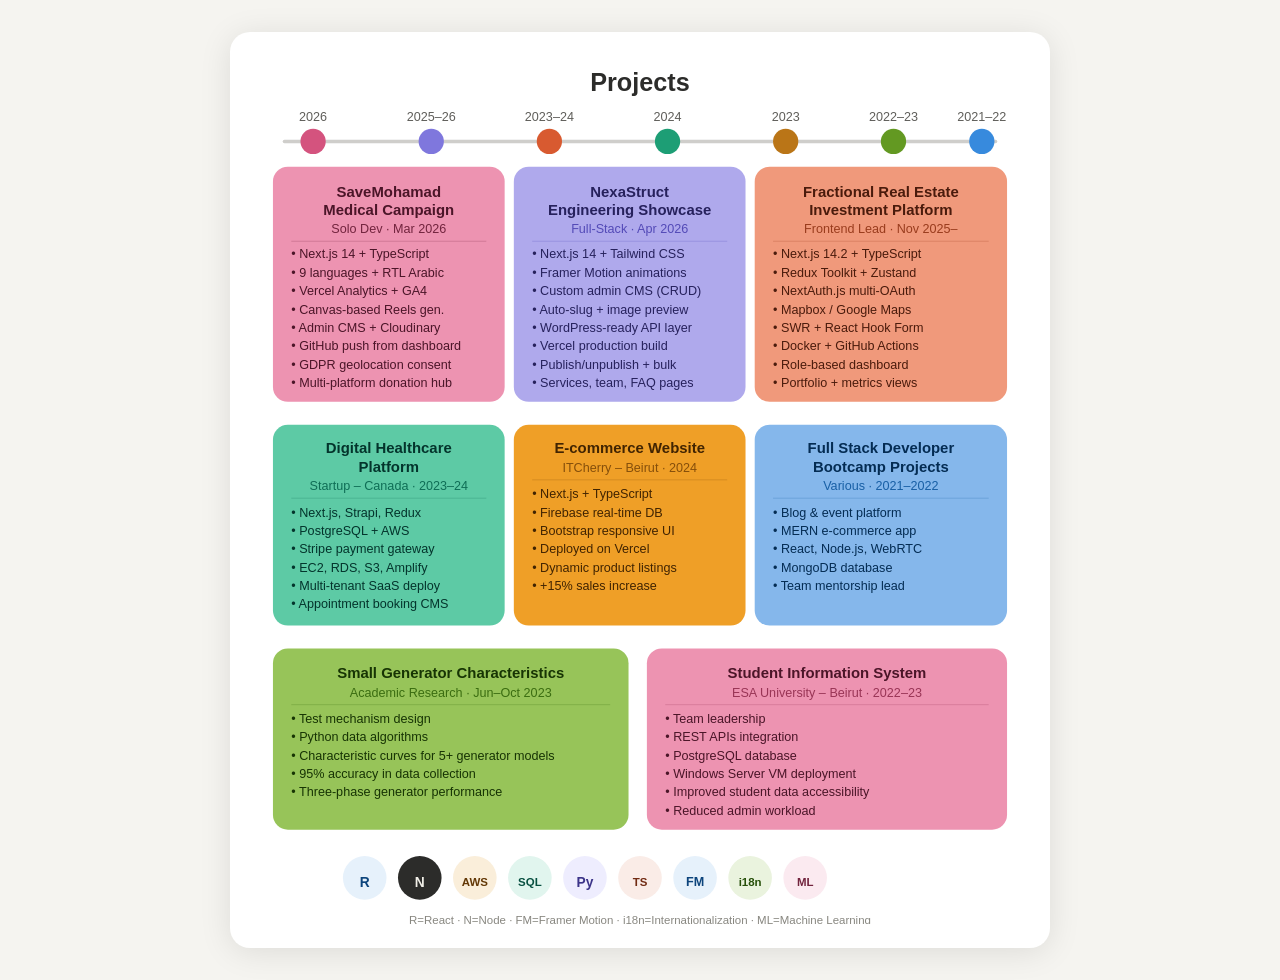
<file: adi_kanso_projects_v2.html>
<!DOCTYPE html>
<html lang="en">

<head>
  <meta charset="UTF-8">
  <meta name="viewport" content="width=device-width, initial-scale=1.0">
  <title>Adi Kanso – Projects 2021–2026</title>
  <style>
    body {
      margin: 0;
      padding: 32px;
      background: #F5F4F0;
      font-family: -apple-system, BlinkMacSystemFont, 'Segoe UI', sans-serif;
      display: flex;
      justify-content: center;
    }

    .card {
      background: #fff;
      border-radius: 20px;
      box-shadow: 0 4px 32px rgba(0, 0, 0, 0.10);
      padding: 20px 20px 20px;
      max-width: 780px;
      width: 100%;
    }
  </style>
</head>

<body>
  <div class="card">
    <svg width="100%" viewBox="0 0 680 760" xmlns="http://www.w3.org/2000/svg">

      <text font-family="-apple-system,sans-serif" font-size="22" font-weight="600" x="340" y="34" text-anchor="middle"
        fill="#2C2C2A">Projects</text>

      <line x1="30" y1="78" x2="650" y2="78" stroke="#888780" stroke-width="3" stroke-linecap="round" opacity="0.4" />

      <circle cx="55" cy="78" r="11" fill="#D4537E" />
      <text font-family="-apple-system,sans-serif" font-size="11" x="55" y="60" text-anchor="middle"
        fill="#5F5E5A">2026</text>
      <circle cx="158" cy="78" r="11" fill="#7F77DD" />
      <text font-family="-apple-system,sans-serif" font-size="11" x="158" y="60" text-anchor="middle"
        fill="#5F5E5A">2025–26</text>
      <circle cx="261" cy="78" r="11" fill="#D85A30" />
      <text font-family="-apple-system,sans-serif" font-size="11" x="261" y="60" text-anchor="middle"
        fill="#5F5E5A">2023–24</text>
      <circle cx="364" cy="78" r="11" fill="#1D9E75" />
      <text font-family="-apple-system,sans-serif" font-size="11" x="364" y="60" text-anchor="middle"
        fill="#5F5E5A">2024</text>
      <circle cx="467" cy="78" r="11" fill="#BA7517" />
      <text font-family="-apple-system,sans-serif" font-size="11" x="467" y="60" text-anchor="middle"
        fill="#5F5E5A">2023</text>
      <circle cx="561" cy="78" r="11" fill="#639922" />
      <text font-family="-apple-system,sans-serif" font-size="11" x="561" y="60" text-anchor="middle"
        fill="#5F5E5A">2022–23</text>
      <circle cx="638" cy="78" r="11" fill="#378ADD" />
      <text font-family="-apple-system,sans-serif" font-size="11" x="638" y="60" text-anchor="middle"
        fill="#5F5E5A">2021–22</text>

      <!-- ROW 1 -->
      <rect x="20" y="100" width="202" height="205" rx="13" fill="#ED93B1" />
      <text font-family="-apple-system,sans-serif" font-size="13" font-weight="700" x="121" y="126" text-anchor="middle"
        fill="#4B1528">SaveMohamad</text>
      <text font-family="-apple-system,sans-serif" font-size="13" font-weight="700" x="121" y="142" text-anchor="middle"
        fill="#4B1528">Medical Campaign</text>
      <text font-family="-apple-system,sans-serif" font-size="11" x="121" y="158" text-anchor="middle"
        fill="#72243E">Solo Dev · Mar 2026</text>
      <line x1="36" y1="165" x2="206" y2="165" stroke="#72243E" stroke-width="0.5" opacity="0.4" />
      <text font-family="-apple-system,sans-serif" font-size="11" x="36" y="180" fill="#4B1528">• Next.js 14 +
        TypeScript</text>
      <text font-family="-apple-system,sans-serif" font-size="11" x="36" y="196" fill="#4B1528">• 9 languages + RTL
        Arabic</text>
      <text font-family="-apple-system,sans-serif" font-size="11" x="36" y="212" fill="#4B1528">• Vercel Analytics +
        GA4</text>
      <text font-family="-apple-system,sans-serif" font-size="11" x="36" y="228" fill="#4B1528">• Canvas-based Reels
        gen.</text>
      <text font-family="-apple-system,sans-serif" font-size="11" x="36" y="244" fill="#4B1528">• Admin CMS +
        Cloudinary</text>
      <text font-family="-apple-system,sans-serif" font-size="11" x="36" y="260" fill="#4B1528">• GitHub push from
        dashboard</text>
      <text font-family="-apple-system,sans-serif" font-size="11" x="36" y="276" fill="#4B1528">• GDPR geolocation
        consent</text>
      <text font-family="-apple-system,sans-serif" font-size="11" x="36" y="292" fill="#4B1528">• Multi-platform
        donation hub</text>

      <rect x="230" y="100" width="202" height="205" rx="13" fill="#AFA9EC" />
      <text font-family="-apple-system,sans-serif" font-size="13" font-weight="700" x="331" y="126" text-anchor="middle"
        fill="#26215C">NexaStruct</text>
      <text font-family="-apple-system,sans-serif" font-size="13" font-weight="700" x="331" y="142" text-anchor="middle"
        fill="#26215C">Engineering Showcase</text>
      <text font-family="-apple-system,sans-serif" font-size="11" x="331" y="158" text-anchor="middle"
        fill="#534AB7">Full-Stack · Apr 2026</text>
      <line x1="246" y1="165" x2="416" y2="165" stroke="#534AB7" stroke-width="0.5" opacity="0.4" />
      <text font-family="-apple-system,sans-serif" font-size="11" x="246" y="180" fill="#26215C">• Next.js 14 + Tailwind
        CSS</text>
      <text font-family="-apple-system,sans-serif" font-size="11" x="246" y="196" fill="#26215C">• Framer Motion
        animations</text>
      <text font-family="-apple-system,sans-serif" font-size="11" x="246" y="212" fill="#26215C">• Custom admin CMS
        (CRUD)</text>
      <text font-family="-apple-system,sans-serif" font-size="11" x="246" y="228" fill="#26215C">• Auto-slug + image
        preview</text>
      <text font-family="-apple-system,sans-serif" font-size="11" x="246" y="244" fill="#26215C">• WordPress-ready API
        layer</text>
      <text font-family="-apple-system,sans-serif" font-size="11" x="246" y="260" fill="#26215C">• Vercel production
        build</text>
      <text font-family="-apple-system,sans-serif" font-size="11" x="246" y="276" fill="#26215C">• Publish/unpublish +
        bulk</text>
      <text font-family="-apple-system,sans-serif" font-size="11" x="246" y="292" fill="#26215C">• Services, team, FAQ
        pages</text>

      <rect x="440" y="100" width="220" height="205" rx="13" fill="#F0997B" />
      <text font-family="-apple-system,sans-serif" font-size="13" font-weight="700" x="550" y="126" text-anchor="middle"
        fill="#4A1B0C">Fractional Real Estate</text>
      <text font-family="-apple-system,sans-serif" font-size="13" font-weight="700" x="550" y="142" text-anchor="middle"
        fill="#4A1B0C">Investment Platform</text>
      <text font-family="-apple-system,sans-serif" font-size="11" x="550" y="158" text-anchor="middle"
        fill="#993C1D">Frontend Lead · Nov 2025–</text>
      <line x1="456" y1="165" x2="644" y2="165" stroke="#993C1D" stroke-width="0.5" opacity="0.4" />
      <text font-family="-apple-system,sans-serif" font-size="11" x="456" y="180" fill="#4A1B0C">• Next.js 14.2 +
        TypeScript</text>
      <text font-family="-apple-system,sans-serif" font-size="11" x="456" y="196" fill="#4A1B0C">• Redux Toolkit +
        Zustand</text>
      <text font-family="-apple-system,sans-serif" font-size="11" x="456" y="212" fill="#4A1B0C">• NextAuth.js
        multi-OAuth</text>
      <text font-family="-apple-system,sans-serif" font-size="11" x="456" y="228" fill="#4A1B0C">• Mapbox / Google
        Maps</text>
      <text font-family="-apple-system,sans-serif" font-size="11" x="456" y="244" fill="#4A1B0C">• SWR + React Hook
        Form</text>
      <text font-family="-apple-system,sans-serif" font-size="11" x="456" y="260" fill="#4A1B0C">• Docker + GitHub
        Actions</text>
      <text font-family="-apple-system,sans-serif" font-size="11" x="456" y="276" fill="#4A1B0C">• Role-based
        dashboard</text>
      <text font-family="-apple-system,sans-serif" font-size="11" x="456" y="292" fill="#4A1B0C">• Portfolio + metrics
        views</text>

      <!-- ROW 2 -->
      <rect x="20" y="325" width="202" height="175" rx="13" fill="#5DCAA5" />
      <text font-family="-apple-system,sans-serif" font-size="13" font-weight="700" x="121" y="350" text-anchor="middle"
        fill="#04342C">Digital Healthcare</text>
      <text font-family="-apple-system,sans-serif" font-size="13" font-weight="700" x="121" y="366" text-anchor="middle"
        fill="#04342C">Platform</text>
      <text font-family="-apple-system,sans-serif" font-size="11" x="121" y="382" text-anchor="middle"
        fill="#0F6E56">Startup – Canada · 2023–24</text>
      <line x1="36" y1="389" x2="206" y2="389" stroke="#0F6E56" stroke-width="0.5" opacity="0.4" />
      <text font-family="-apple-system,sans-serif" font-size="11" x="36" y="405" fill="#04342C">• Next.js, Strapi,
        Redux</text>
      <text font-family="-apple-system,sans-serif" font-size="11" x="36" y="421" fill="#04342C">• PostgreSQL +
        AWS</text>
      <text font-family="-apple-system,sans-serif" font-size="11" x="36" y="437" fill="#04342C">• Stripe payment
        gateway</text>
      <text font-family="-apple-system,sans-serif" font-size="11" x="36" y="453" fill="#04342C">• EC2, RDS, S3,
        Amplify</text>
      <text font-family="-apple-system,sans-serif" font-size="11" x="36" y="469" fill="#04342C">• Multi-tenant SaaS
        deploy</text>
      <text font-family="-apple-system,sans-serif" font-size="11" x="36" y="485" fill="#04342C">• Appointment booking
        CMS</text>

      <rect x="230" y="325" width="202" height="175" rx="13" fill="#EF9F27" />
      <text font-family="-apple-system,sans-serif" font-size="13" font-weight="700" x="331" y="350" text-anchor="middle"
        fill="#412402">E-commerce Website</text>
      <text font-family="-apple-system,sans-serif" font-size="11" x="331" y="366" text-anchor="middle"
        fill="#854F0B">ITCherry – Beirut · 2024</text>
      <line x1="246" y1="373" x2="416" y2="373" stroke="#854F0B" stroke-width="0.5" opacity="0.4" />
      <text font-family="-apple-system,sans-serif" font-size="11" x="246" y="389" fill="#412402">• Next.js +
        TypeScript</text>
      <text font-family="-apple-system,sans-serif" font-size="11" x="246" y="405" fill="#412402">• Firebase real-time
        DB</text>
      <text font-family="-apple-system,sans-serif" font-size="11" x="246" y="421" fill="#412402">• Bootstrap responsive
        UI</text>
      <text font-family="-apple-system,sans-serif" font-size="11" x="246" y="437" fill="#412402">• Deployed on
        Vercel</text>
      <text font-family="-apple-system,sans-serif" font-size="11" x="246" y="453" fill="#412402">• Dynamic product
        listings</text>
      <text font-family="-apple-system,sans-serif" font-size="11" x="246" y="469" fill="#412402">• +15% sales
        increase</text>

      <rect x="440" y="325" width="220" height="175" rx="13" fill="#85B7EB" />
      <text font-family="-apple-system,sans-serif" font-size="13" font-weight="700" x="550" y="350" text-anchor="middle"
        fill="#042C53">Full Stack Developer</text>
      <text font-family="-apple-system,sans-serif" font-size="13" font-weight="700" x="550" y="366" text-anchor="middle"
        fill="#042C53">Bootcamp Projects</text>
      <text font-family="-apple-system,sans-serif" font-size="11" x="550" y="382" text-anchor="middle"
        fill="#185FA5">Various · 2021–2022</text>
      <line x1="456" y1="389" x2="644" y2="389" stroke="#185FA5" stroke-width="0.5" opacity="0.4" />
      <text font-family="-apple-system,sans-serif" font-size="11" x="456" y="405" fill="#042C53">• Blog &amp; event
        platform</text>
      <text font-family="-apple-system,sans-serif" font-size="11" x="456" y="421" fill="#042C53">• MERN e-commerce
        app</text>
      <text font-family="-apple-system,sans-serif" font-size="11" x="456" y="437" fill="#042C53">• React, Node.js,
        WebRTC</text>
      <text font-family="-apple-system,sans-serif" font-size="11" x="456" y="453" fill="#042C53">• MongoDB
        database</text>
      <text font-family="-apple-system,sans-serif" font-size="11" x="456" y="469" fill="#042C53">• Team mentorship
        lead</text>

      <!-- ROW 3 -->
      <rect x="20" y="520" width="310" height="158" rx="13" fill="#97C459" />
      <text font-family="-apple-system,sans-serif" font-size="13" font-weight="700" x="175" y="546" text-anchor="middle"
        fill="#173404">Small Generator Characteristics</text>
      <text font-family="-apple-system,sans-serif" font-size="11" x="175" y="562" text-anchor="middle"
        fill="#3B6D11">Academic Research · Jun–Oct 2023</text>
      <line x1="36" y1="569" x2="314" y2="569" stroke="#3B6D11" stroke-width="0.5" opacity="0.4" />
      <text font-family="-apple-system,sans-serif" font-size="11" x="36" y="585" fill="#173404">• Test mechanism
        design</text>
      <text font-family="-apple-system,sans-serif" font-size="11" x="36" y="601" fill="#173404">• Python data
        algorithms</text>
      <text font-family="-apple-system,sans-serif" font-size="11" x="36" y="617" fill="#173404">• Characteristic curves
        for 5+ generator models</text>
      <text font-family="-apple-system,sans-serif" font-size="11" x="36" y="633" fill="#173404">• 95% accuracy in data
        collection</text>
      <!-- <text font-family="-apple-system,sans-serif" font-size="11" x="36" y="649" fill="#173404">• MATLAB-aided
        analysis</text> -->
      <text font-family="-apple-system,sans-serif" font-size="11" x="36" y="649" fill="#173404">• Three-phase generator
        performance</text>

      <rect x="346" y="520" width="314" height="158" rx="13" fill="#ED93B1" />
      <text font-family="-apple-system,sans-serif" font-size="13" font-weight="700" x="503" y="546" text-anchor="middle"
        fill="#4B1528">Student Information System</text>
      <text font-family="-apple-system,sans-serif" font-size="11" x="503" y="562" text-anchor="middle"
        fill="#993556">ESA University – Beirut · 2022–23</text>
      <line x1="362" y1="569" x2="644" y2="569" stroke="#993556" stroke-width="0.5" opacity="0.4" />
      <text font-family="-apple-system,sans-serif" font-size="11" x="362" y="585" fill="#4B1528">• Team
        leadership</text>
      <text font-family="-apple-system,sans-serif" font-size="11" x="362" y="601" fill="#4B1528">• REST APIs
        integration</text>
      <text font-family="-apple-system,sans-serif" font-size="11" x="362" y="617" fill="#4B1528">• PostgreSQL
        database</text>
      <text font-family="-apple-system,sans-serif" font-size="11" x="362" y="633" fill="#4B1528">• Windows Server VM
        deployment</text>
      <text font-family="-apple-system,sans-serif" font-size="11" x="362" y="649" fill="#4B1528">• Improved student data
        accessibility</text>
      <text font-family="-apple-system,sans-serif" font-size="11" x="362" y="665" fill="#4B1528">• Reduced admin
        workload</text>

      <!-- ROW 4 ZAPP full-width
  <rect x="20" y="698" width="640" height="168" rx="13" fill="#D3D1C7"/>
  <text font-family="-apple-system,sans-serif" font-size="13" font-weight="700" x="340" y="724" text-anchor="middle" fill="#2C2C2A">ZAPP – Zahrani Power Plant Supervisor Platform</text>
  <text font-family="-apple-system,sans-serif" font-size="11" x="340" y="740" text-anchor="middle" fill="#5F5E5A">EDL – Électricité Du Liban  |  Quality Manager  |  2014–2024</text>
  <line x1="36" y1="747" x2="644" y2="747" stroke="#5F5E5A" stroke-width="0.5" opacity="0.4"/>
  <text font-family="-apple-system,sans-serif" font-size="11" x="36" y="763" fill="#2C2C2A">• Laravel-based integrated supervisor platform (9 modules)</text>
  <text font-family="-apple-system,sans-serif" font-size="11" x="36" y="779" fill="#2C2C2A">• 100+ operational procedures · ISO Forms &amp; PDF export (DomPDF / Livewire)</text>
  <text font-family="-apple-system,sans-serif" font-size="11" x="36" y="795" fill="#2C2C2A">• KPI monitoring app for 12+ KPIs via VBA/Excel; 7,500+ AutoCAD maps automated</text>
  <text font-family="-apple-system,sans-serif" font-size="11" x="36" y="811" fill="#2C2C2A">• Quality audits &amp; corrective actions – 25% compliance improvement</text>
  <text font-family="-apple-system,sans-serif" font-size="11" x="36" y="827" fill="#2C2C2A">• KLUSER WebSocket reverse-engineering → React Native / Expo mobile app (live AMCB data)</text>
  <text font-family="-apple-system,sans-serif" font-size="11" x="36" y="843" fill="#2C2C2A">• EduNova multilingual learning platform (Next.js 14, Tailwind, SCORM/xAPI, Cloudinary)</text>
  <text font-family="-apple-system,sans-serif" font-size="11" x="36" y="859" fill="#2C2C2A">• GitHub Copilot AI-augmented dev workflow (Edit + Agent mode, Laravel / Next.js)</text> -->

      <!-- BADGES -->
      <circle cx="100" cy="720" r="19" fill="#E6F1FB" />
      <text font-family="-apple-system,sans-serif" font-size="12" font-weight="700" x="100" y="724" text-anchor="middle"
        dominant-baseline="central" fill="#0C447C">R</text>
      <circle cx="148" cy="720" r="19" fill="#2C2C2A" />
      <text font-family="-apple-system,sans-serif" font-size="12" font-weight="700" x="148" y="724" text-anchor="middle"
        dominant-baseline="central" fill="#F1EFE8">N</text>
      <circle cx="196" cy="720" r="19" fill="#FAEEDA" />
      <text font-family="-apple-system,sans-serif" font-size="10" font-weight="700" x="196" y="724" text-anchor="middle"
        dominant-baseline="central" fill="#633806">AWS</text>
      <circle cx="244" cy="720" r="19" fill="#E1F5EE" />
      <text font-family="-apple-system,sans-serif" font-size="10" font-weight="700" x="244" y="724" text-anchor="middle"
        dominant-baseline="central" fill="#085041">SQL</text>
      <circle cx="292" cy="720" r="19" fill="#EEEDFE" />
      <text font-family="-apple-system,sans-serif" font-size="12" font-weight="700" x="292" y="724" text-anchor="middle"
        dominant-baseline="central" fill="#3C3489">Py</text>
      <circle cx="340" cy="720" r="19" fill="#FAECE7" />
      <text font-family="-apple-system,sans-serif" font-size="10" font-weight="700" x="340" y="724" text-anchor="middle"
        dominant-baseline="central" fill="#712B13">TS</text>
      <circle cx="388" cy="720" r="19" fill="#E6F1FB" />
      <text font-family="-apple-system,sans-serif" font-size="11" font-weight="700" x="388" y="724" text-anchor="middle"
        dominant-baseline="central" fill="#0C447C">FM</text>
      <circle cx="436" cy="720" r="19" fill="#EAF3DE" />
      <text font-family="-apple-system,sans-serif" font-size="10" font-weight="700" x="436" y="724" text-anchor="middle"
        dominant-baseline="central" fill="#27500A">i18n</text>
      <circle cx="484" cy="720" r="19" fill="#FBEAF0" />
      <text font-family="-apple-system,sans-serif" font-size="10" font-weight="700" x="484" y="724" text-anchor="middle"
        dominant-baseline="central" fill="#72243E">ML</text>
      <!-- <circle cx="532" cy="720" r="19" fill="#F1EFE8" />
      <text font-family="-apple-system,sans-serif" font-size="9" font-weight="700" x="532" y="724" text-anchor="middle"
        dominant-baseline="central" fill="#444441">i18n</text>
      <circle cx="580" cy="720" r="19" fill="#EEEDFE" />
      <text font-family="-apple-system,sans-serif" font-size="10" font-weight="700" x="580" y="724" text-anchor="middle"
        dominant-baseline="central" fill="#3C3489">ML</text> -->

      <text font-family="-apple-system,sans-serif" font-size="10" x="340" y="760" text-anchor="middle"
        fill="#888780">R=React · N=Node · FM=Framer Motion · i18n=Internationalization · ML=Machine
        Learning</text>

    </svg>
  </div>
</body>

</html>
</file>
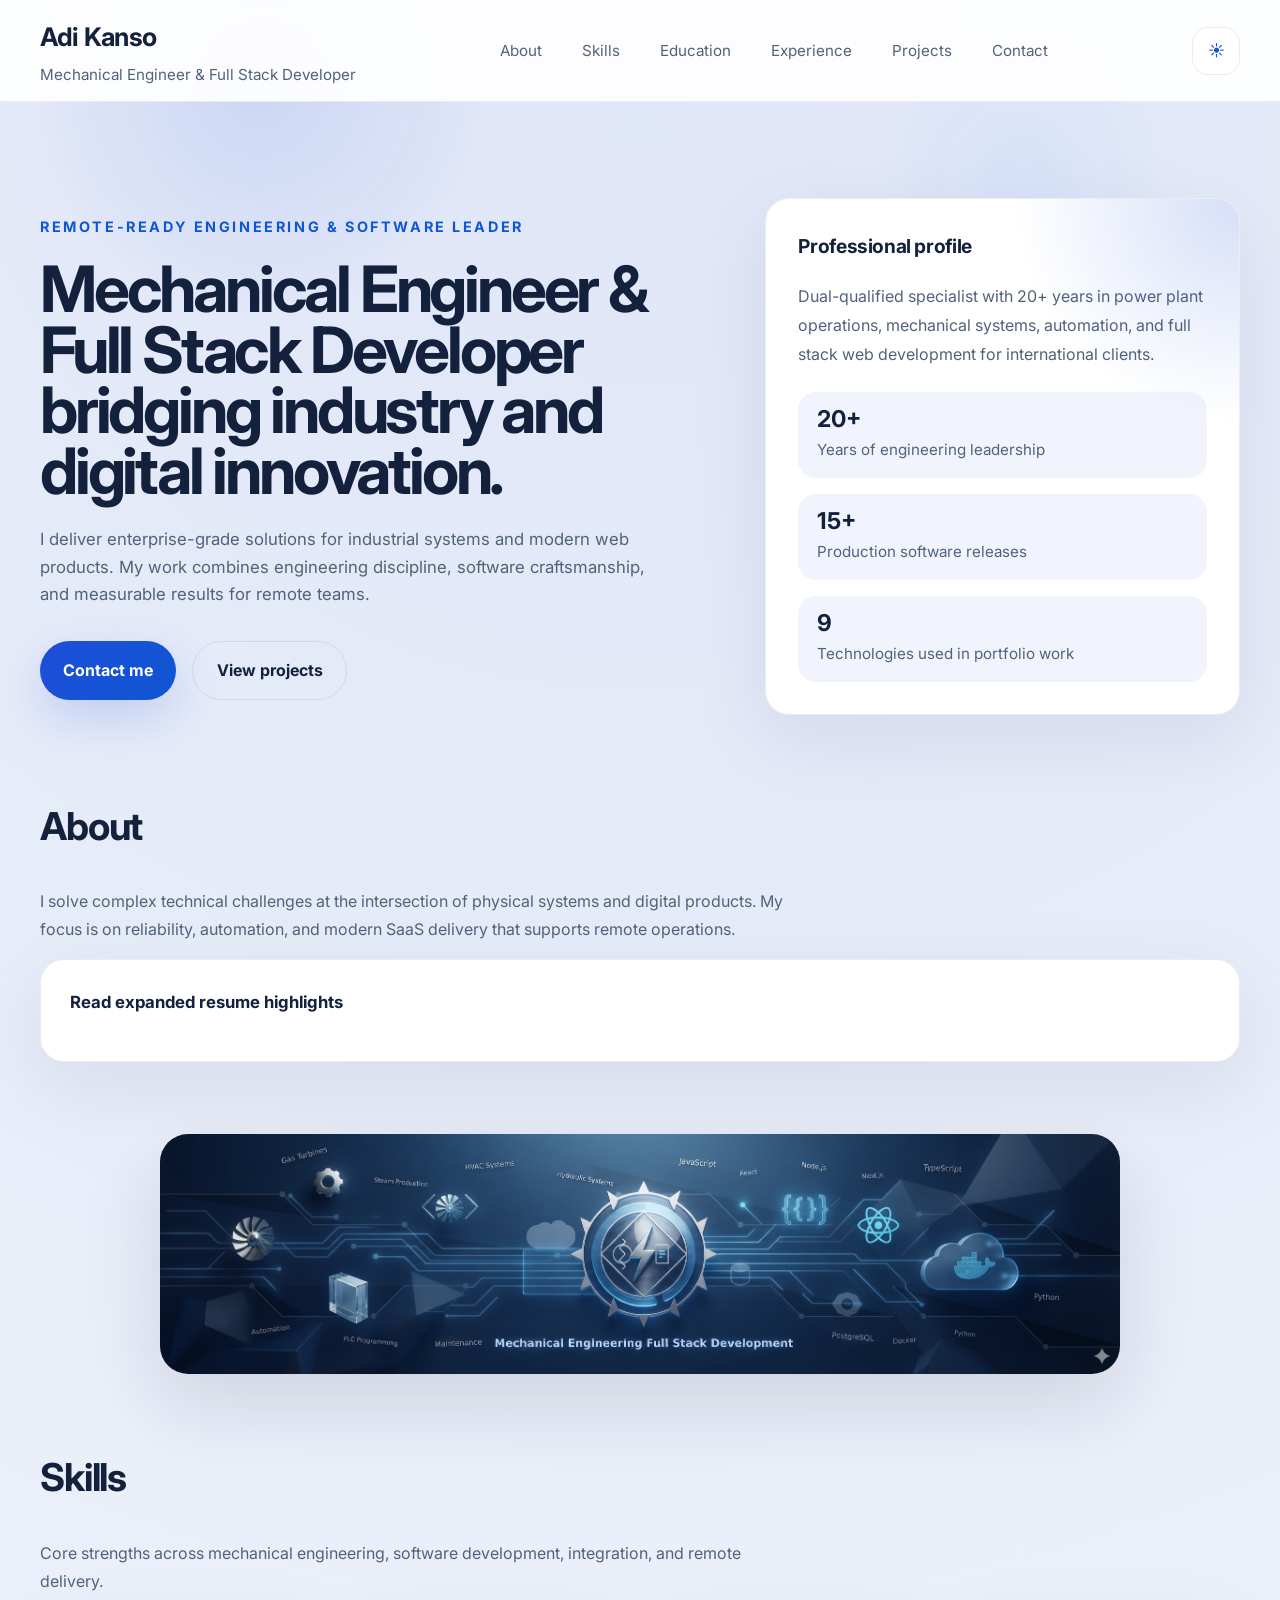
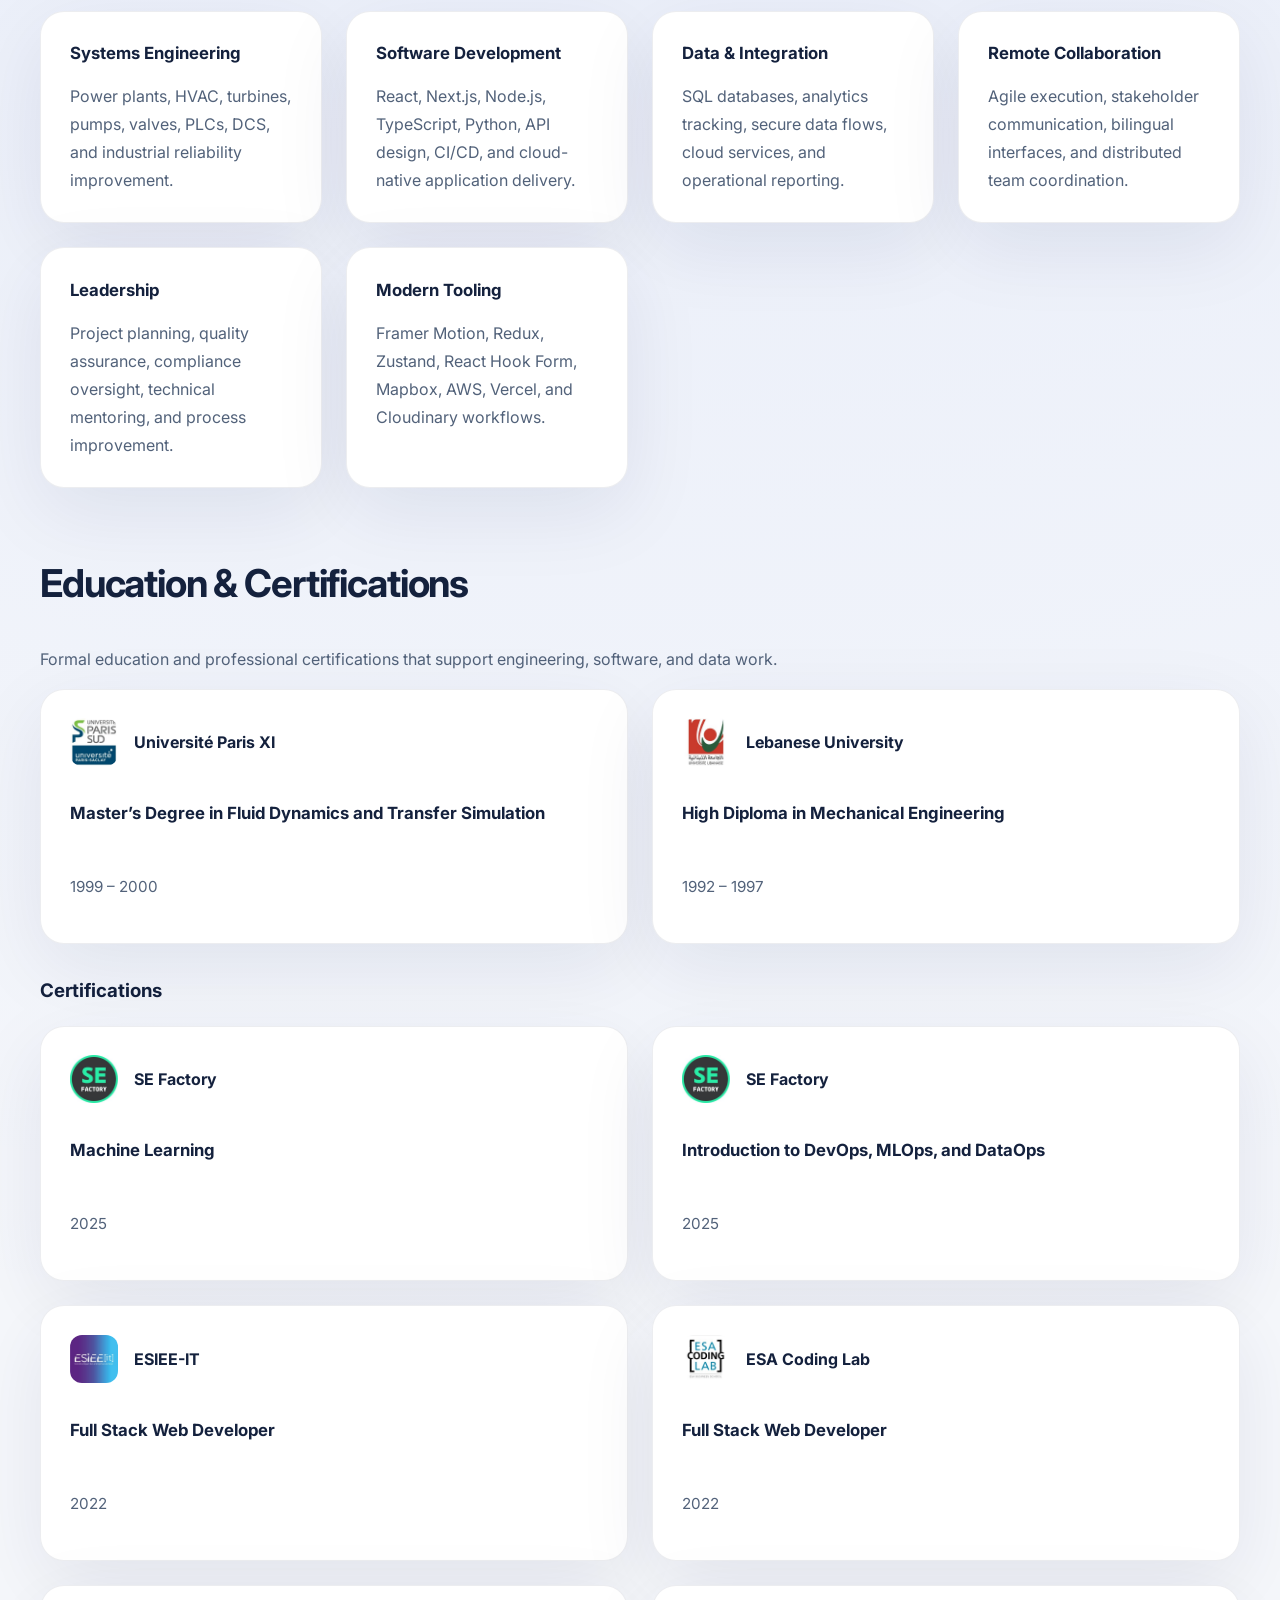
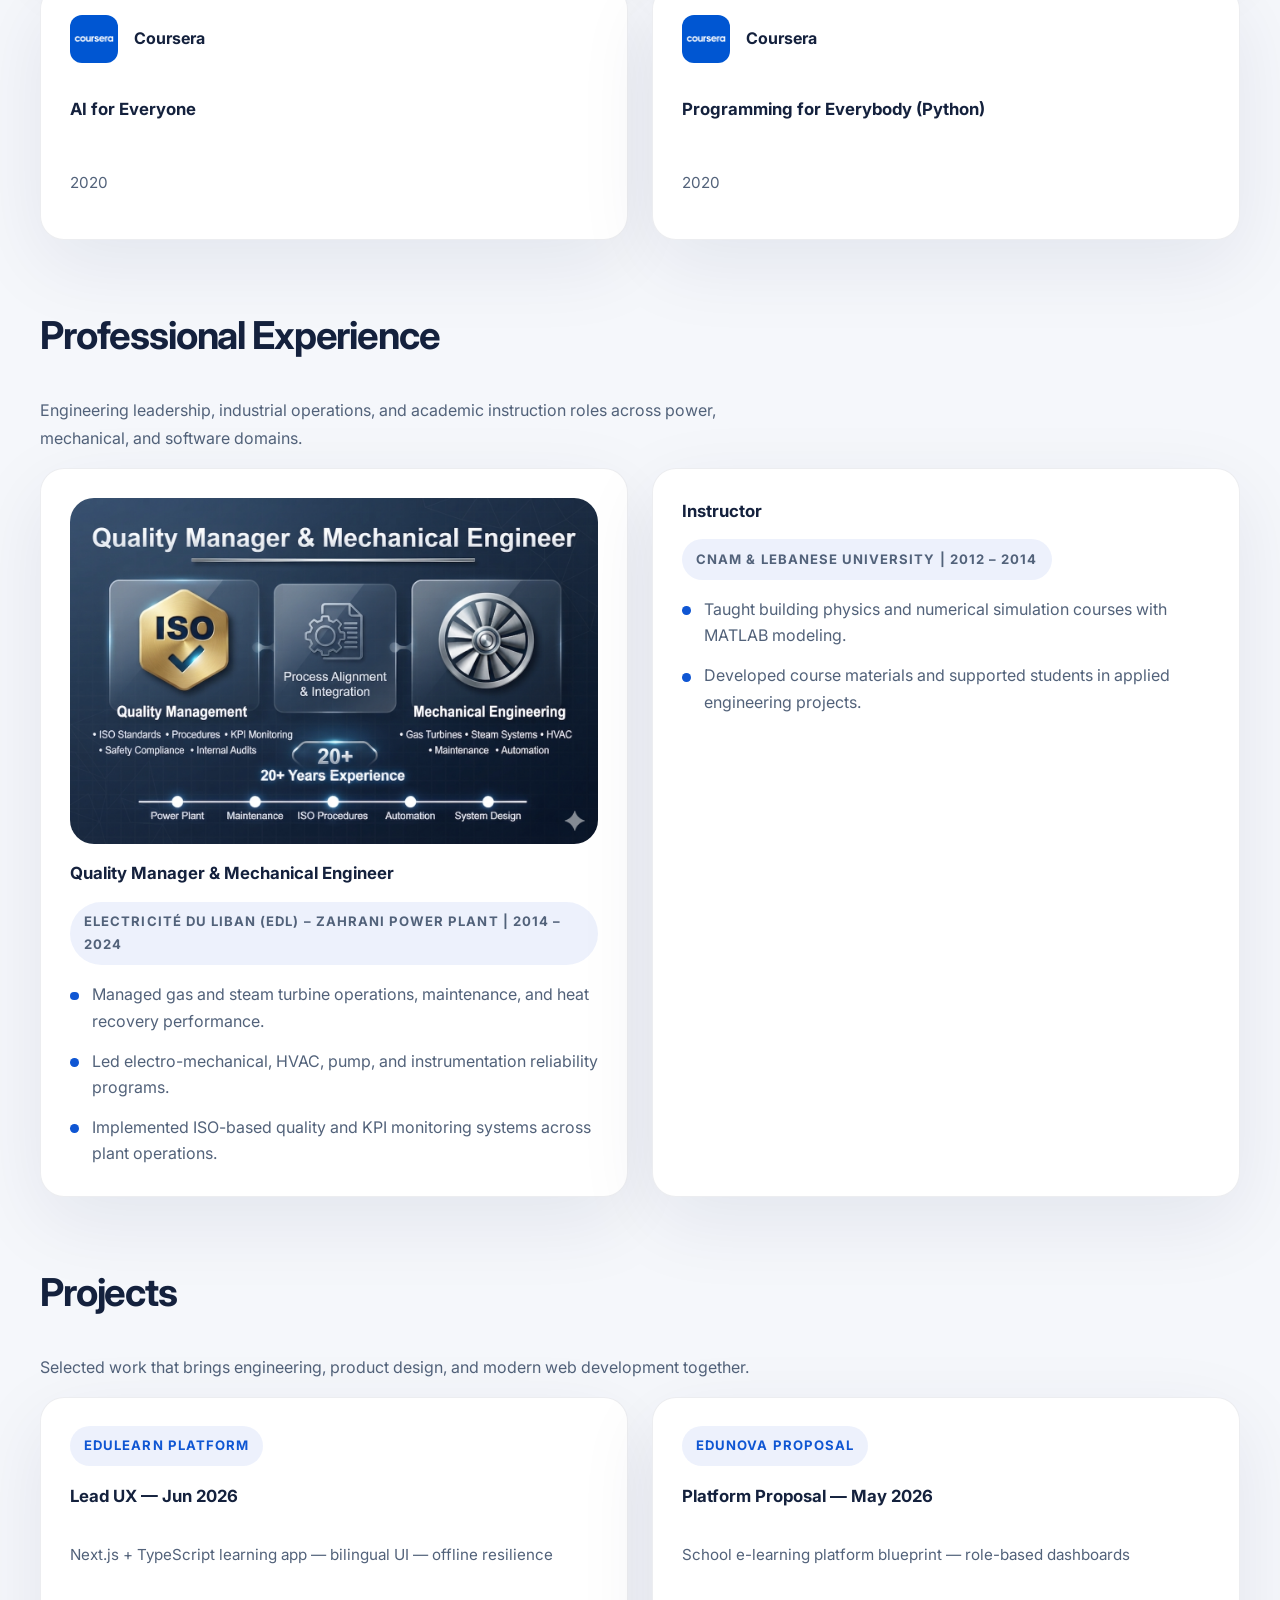
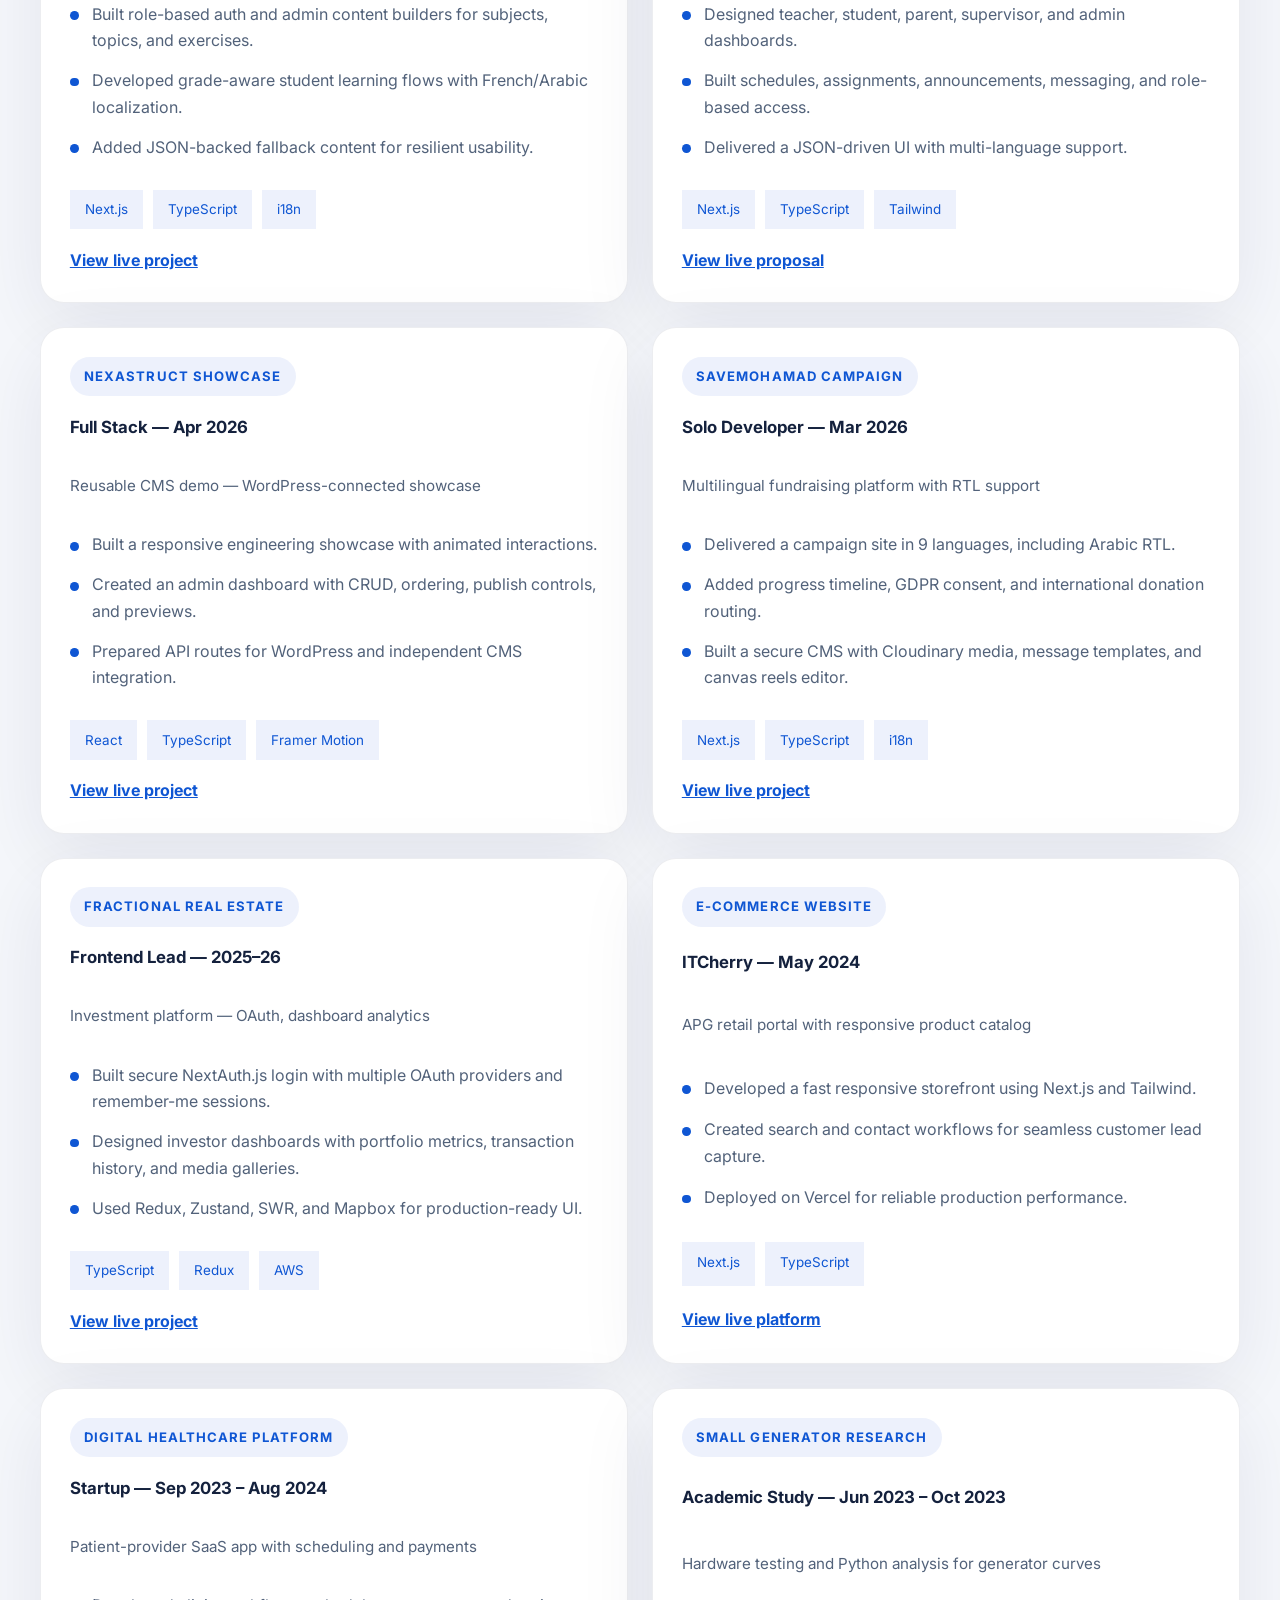
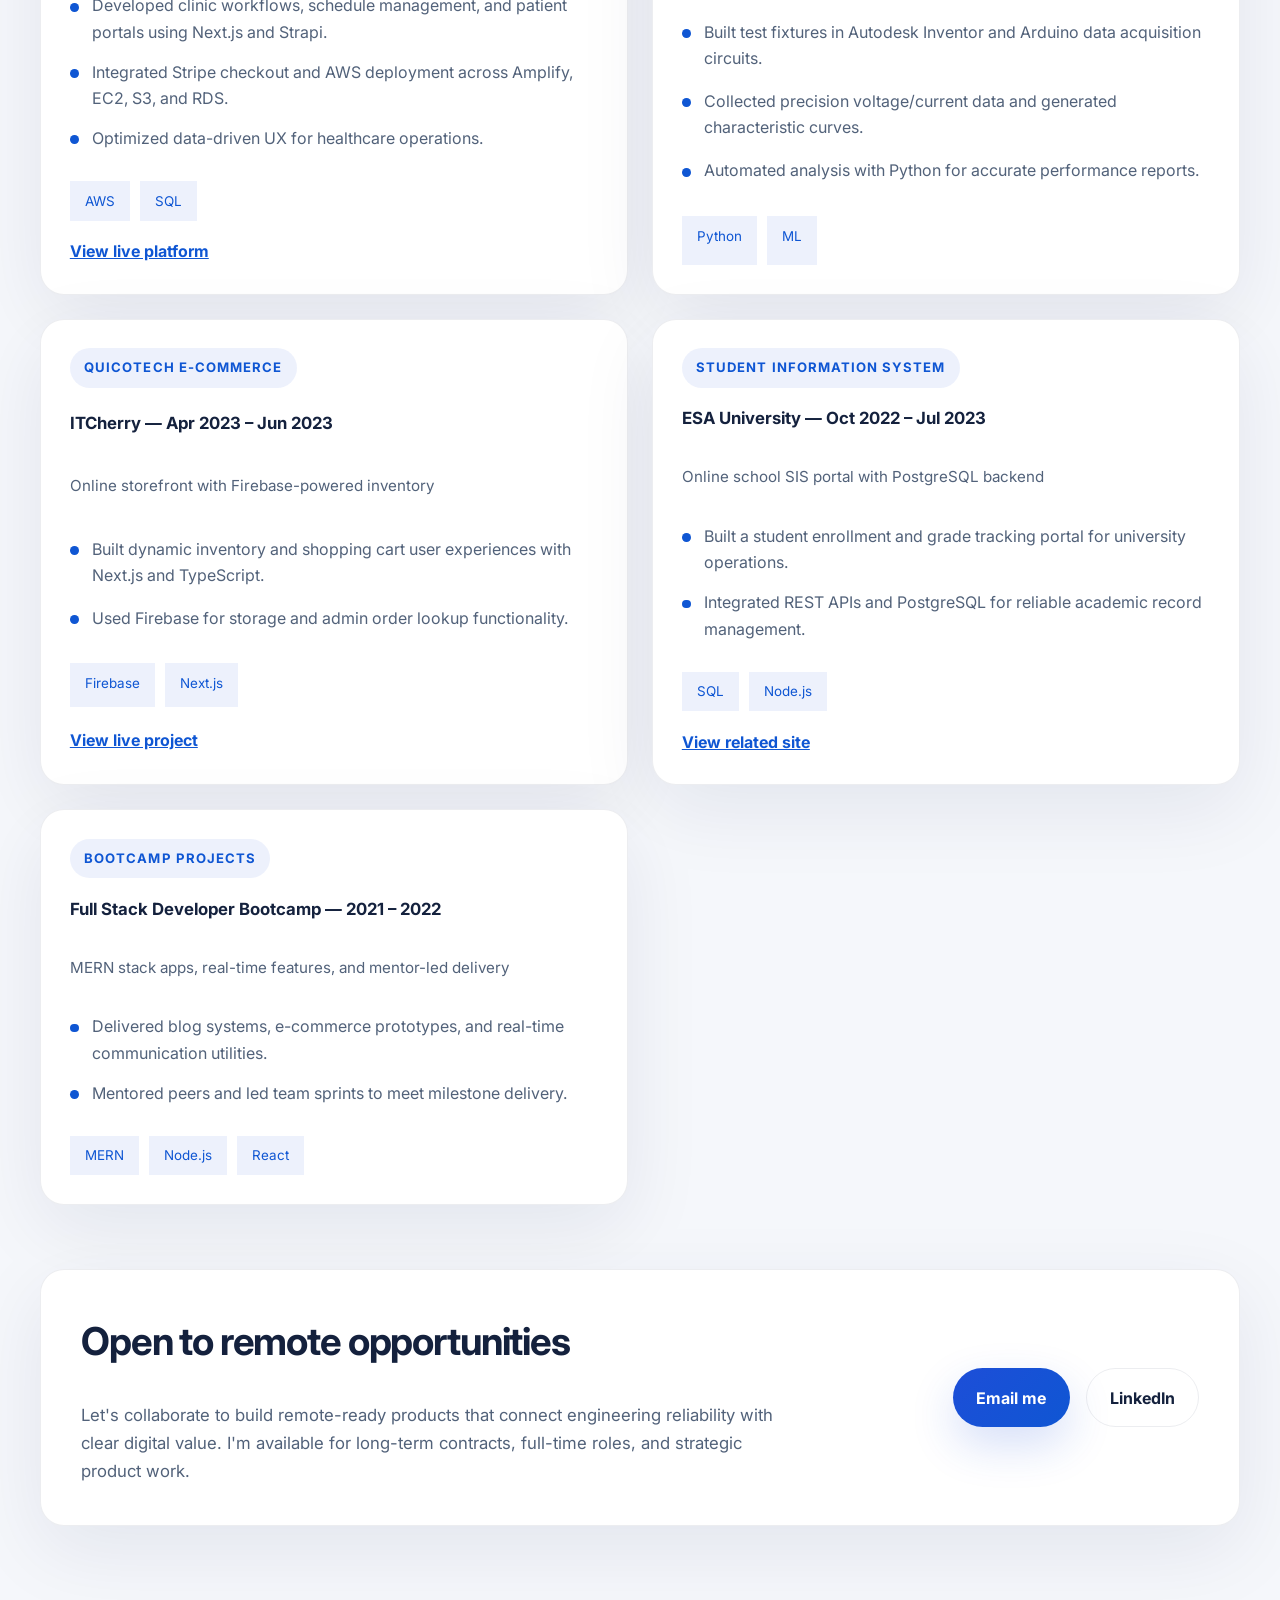
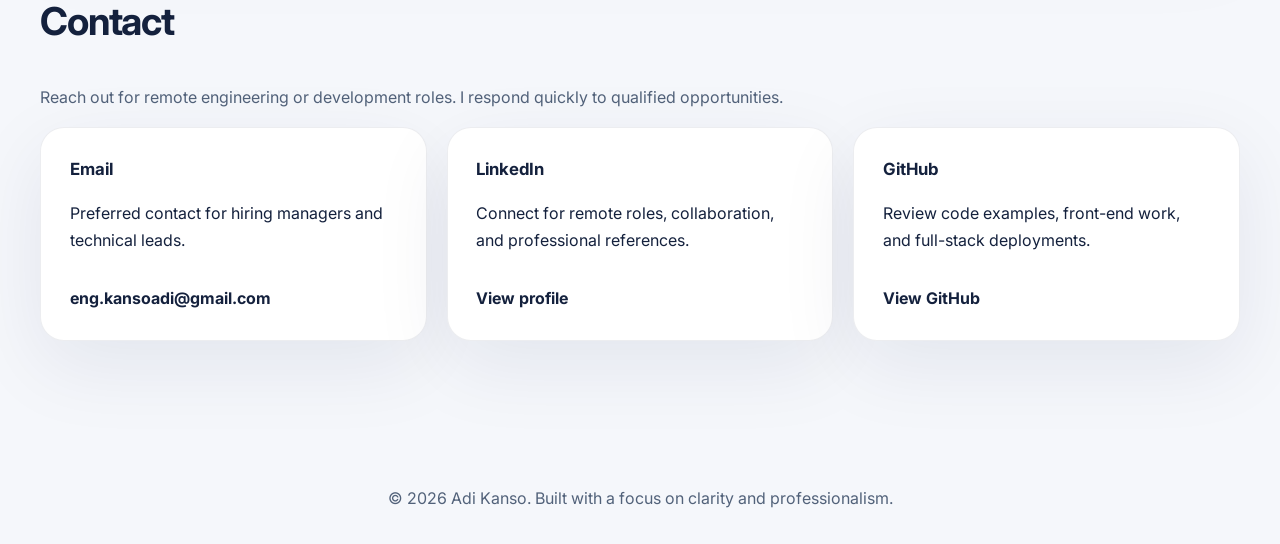
<file: index_new_version.html>
<!DOCTYPE html>
<html lang="en">

<head>
  <meta charset="UTF-8">
  <meta name="viewport" content="width=device-width, initial-scale=1.0">
  <title>Adi Kanso | Mechanical Engineer & Full Stack Developer</title>
  <link rel="icon" href="Logo.PNG" type="image/png">
  <link rel="preconnect" href="https://fonts.googleapis.com">
  <link rel="preconnect" href="https://fonts.gstatic.com" crossorigin>
  <link href="https://fonts.googleapis.com/css2?family=Inter:wght@400;500;600;700;800&display=swap" rel="stylesheet">

  <!-- Google tag (gtag.js) - Ensure this remains untouched -->
  <script async src="https://www.googletagmanager.com/gtag/js?id=G-E5T9QWTKTK"></script>
  <script>
    window.dataLayer = window.dataLayer || [];
    function gtag() { dataLayer.push(arguments); }
    gtag("js", new Date());
    gtag("config", "G-E5T9QWTKTK");
  </script>

  <!-- IP Encryption Script - Ensure this remains untouched -->
  <script>
    async function generateKey() {
      return crypto.subtle.generateKey({ name: "AES-GCM", length: 256 }, true, ["encrypt", "decrypt"]);
    }

    async function encryptIP(ip, key, staticIVHex) {
      const encoder = new TextEncoder();
      const data = encoder.encode(ip);
      const iv = new Uint8Array(staticIVHex.match(/.{1,2}/g).map(byte => parseInt(byte, 16)));
      const encrypted = await crypto.subtle.encrypt({ name: "AES-GCM", iv }, key, data);
      return {
        encryptedData: Array.from(new Uint8Array(encrypted)).map(b => b.toString(16).padStart(2, "0")).join(""),
        iv: staticIVHex,
      };
    }

    fetch("https://api.ipify.org?format=json")
      .then(response => response.json())
      .then(async data => {
        const ipAddress = data.ip;
        const keyHex = "000102030405060708090a0b0c0d0e0f101112131415161718191a1b1c1d1e1f";
        const key = await crypto.subtle.importKey("raw", new Uint8Array(keyHex.match(/.{1,2}/g).map(byte => parseInt(byte, 16))), { name: "AES-GCM" }, false, ["encrypt"]);
        const staticIVHex = "1a2b3c4d5e6f708090a0b0c0";
        const { encryptedData, iv } = await encryptIP(ipAddress, key, staticIVHex);
        gtag("event", "user_ip", { encrypted_ip: encryptedData, iv });
      })
      .catch(error => console.error("Error fetching or encrypting IP address:", error));
  </script>

  <style>
    :root {
      color-scheme: light;
      --bg: #f5f7fb;
      --surface: #ffffff;
      --surface-alt: #eef2f7;
      --text: #14213d;
      --muted: #52627a;
      --accent: #1d4ed8;
      --accent-strong: #0f56d3;
      --border: rgba(20, 33, 61, 0.08);
      --shadow: 0 24px 80px rgba(14, 30, 73, 0.08);
      --radius: 24px;
    }

    [data-theme="dark"] {
      --bg: #07101f;
      --surface: #0f172a;
      --surface-alt: #111f38;
      --text: #f8fbff;
      --muted: #d0d7e4;
      --accent: #60a5fa;
      --accent-strong: #3b82f6;
      --border: rgba(148, 163, 184, 0.20);
      --shadow: 0 24px 80px rgba(0, 0, 0, 0.35);
    }

    * {
      box-sizing: border-box;
    }

    html {
      scroll-behavior: smooth;
    }

    body {
      margin: 0;
      min-height: 100vh;
      font-family: "Inter", ui-sans-serif, system-ui, -apple-system, BlinkMacSystemFont, "Segoe UI", sans-serif;
      background: radial-gradient(circle at top, rgba(29, 78, 216, 0.10), transparent 35%), var(--bg);
      color: var(--text);
      line-height: 1.65;
    }

    img {
      max-width: 100%;
      display: block;
    }

    a {
      color: inherit;
      text-decoration: none;
    }

    button {
      font: inherit;
      cursor: pointer;
    }

    body::before {
      content: "";
      position: fixed;
      inset: 0;
      background: radial-gradient(circle at 20% 10%, rgba(29, 78, 216, 0.12), transparent 18%), radial-gradient(circle at 80% 20%, rgba(96, 165, 250, 0.09), transparent 12%);
      pointer-events: none;
      opacity: 0.9;
      z-index: -1;
    }

    header {
      position: sticky;
      top: 0;
      z-index: 20;
      backdrop-filter: blur(16px);
      background: rgba(255, 255, 255, 0.92);
      border-bottom: 1px solid var(--border);
    }

    [data-theme="dark"] header {
      background: rgba(15, 23, 42, 0.92);
      border-bottom-color: rgba(148, 163, 184, 0.20);
    }

    .container {
      width: min(1200px, calc(100% - 2rem));
      margin: 0 auto;
    }

    .topbar {
      display: flex;
      align-items: center;
      justify-content: space-between;
      gap: 1rem;
      padding: 1rem 0;
    }

    .brand h1 {
      margin: 0;
      font-size: clamp(1.35rem, 2vw, 1.9rem);
      letter-spacing: -0.03em;
    }

    .brand p {
      margin: 0.35rem 0 0;
      color: var(--muted);
      font-size: 0.95rem;
      line-height: 1.4;
    }

    .nav-links {
      display: flex;
      flex-wrap: wrap;
      gap: 1rem;
      align-items: center;
    }

    .nav-links a {
      color: var(--muted);
      font-size: 0.95rem;
      padding: 0.5rem 0.75rem;
      border-radius: 999px;
      transition: background 0.25s ease, color 0.25s ease;
    }

    .nav-links a:hover,
    .nav-links a:focus-visible {
      background: rgba(29, 78, 216, 0.08);
      color: var(--accent-strong);
      outline: none;
    }

    .theme-toggle {
      width: 3rem;
      height: 3rem;
      border-radius: 1rem;
      border: 1px solid var(--border);
      background: var(--surface);
      color: var(--accent-strong);
      display: grid;
      place-items: center;
      transition: transform 0.2s ease, background 0.2s ease;
    }

    .theme-toggle:hover {
      transform: translateY(-1px);
      background: var(--surface-alt);
    }

    main {
      padding: 2rem 0 4rem;
    }

    .hero {
      display: grid;
      grid-template-columns: minmax(0, 1.3fr) minmax(320px, 0.9fr);
      gap: 2.5rem;
      align-items: center;
      padding: 4rem 0 3rem;
    }

    .hero-copy {
      max-width: 620px;
    }

    .eyebrow {
      display: inline-flex;
      align-items: center;
      gap: 0.5rem;
      margin-bottom: 1.25rem;
      color: var(--accent-strong);
      font-weight: 700;
      font-size: 0.9rem;
      text-transform: uppercase;
      letter-spacing: 0.18em;
    }

    .hero-copy h2 {
      margin: 0;
      font-size: clamp(2.75rem, 5vw, 4.25rem);
      line-height: 0.95;
      letter-spacing: -0.05em;
    }

    .hero-copy p {
      margin: 1.5rem 0 0;
      max-width: 44rem;
      color: var(--muted);
      font-size: 1.05rem;
    }

    .hero-actions {
      display: flex;
      flex-wrap: wrap;
      gap: 1rem;
      margin-top: 2rem;
    }

    .btn-primary,
    .btn-secondary {
      display: inline-flex;
      align-items: center;
      justify-content: center;
      gap: 0.65rem;
      border-radius: 999px;
      padding: 0.95rem 1.45rem;
      font-weight: 700;
      transition: transform 0.2s ease, box-shadow 0.2s ease, background 0.2s ease;
    }

    .btn-primary {
      border: none;
      background: linear-gradient(135deg, var(--accent), var(--accent-strong));
      color: white;
      box-shadow: 0 18px 45px rgba(29, 78, 216, 0.18);
    }

    .btn-primary:hover,
    .btn-primary:focus-visible {
      transform: translateY(-1px);
      box-shadow: 0 24px 54px rgba(29, 78, 216, 0.24);
      outline: none;
    }

    .btn-secondary {
      border: 1px solid var(--border);
      background: transparent;
      color: var(--text);
    }

    .btn-secondary:hover,
    .btn-secondary:focus-visible {
      background: rgba(29, 78, 216, 0.08);
      border-color: var(--accent);
      outline: none;
    }

    .hero-card {
      padding: 2rem;
      border-radius: var(--radius);
      background: var(--surface);
      border: 1px solid var(--border);
      box-shadow: var(--shadow);
      position: relative;
      overflow: hidden;
    }

    .hero-card::before {
      content: "";
      position: absolute;
      inset: 0;
      background: radial-gradient(circle at top right, rgba(29, 78, 216, 0.18), transparent 32%);
      pointer-events: none;
    }

    .hero-card h3 {
      margin-top: 0;
      font-size: 1.2rem;
      letter-spacing: -0.02em;
    }

    .hero-card p {
      margin: 1rem 0 1.3rem;
      color: var(--muted);
      line-height: 1.8;
    }

    .hero-metrics {
      display: grid;
      gap: 1rem;
      margin-top: 1.5rem;
    }

    .metric {
      display: grid;
      gap: 0.35rem;
      padding: 1rem 1.15rem;
      border-radius: 18px;
      background: rgba(29, 78, 216, 0.06);
    }

    .metric strong {
      display: block;
      font-size: 1.45rem;
      line-height: 1;
      color: var(--text);
    }

    .metric span {
      color: var(--muted);
      font-size: 0.95rem;
    }

    .section {
      padding: 2rem 0;
    }

    .section-title {
      margin: 0 0 1.8rem;
      font-size: clamp(2rem, 3vw, 2.75rem);
      letter-spacing: -0.03em;
      color: var(--text);
    }

    .section-intro {
      /* margin: 0; */
      margin-bottom: 4;
      color: var(--muted);
      max-width: 760px;
      line-height: 1.75;
    }

    .skill-grid,
    .contact-grid,
    .grid-2 {
      display: grid;
      gap: 1.5rem;
    }

    .skill-grid {
      grid-template-columns: repeat(auto-fit, minmax(240px, 1fr));
    }

    .grid-2 {
      grid-template-columns: repeat(2, minmax(0, 1fr));
    }

    .skill-card,
    .experience-card,
    .project-card,
    .contact-card,
    .resume-panel {
      background: var(--surface);
      border: 1px solid var(--border);
      border-radius: var(--radius);
      box-shadow: var(--shadow);
      padding: 1.8rem;
      position: relative;
      overflow: hidden;
      transition: transform 0.25s ease, box-shadow 0.25s ease;
    }

    .skill-card:hover,
    .experience-card:hover,
    .project-card:hover,
    .contact-card:hover,
    .resume-panel:hover {
      transform: translateY(-4px);
      box-shadow: 0 30px 90px rgba(14, 30, 73, 0.14);
    }

    .skill-card h3,
    .experience-card h3,
    .project-card h3,
    .contact-card h3 {
      margin-top: 0;
      margin-bottom: 0.85rem;
      font-size: 1.05rem;
    }

    .skill-card p,
    .experience-card p,
    .resume-panel p {
      margin: 0;
      color: var(--muted);
      line-height: 1.75;
    }

    .status-pill {
      display: inline-flex;
      align-items: center;
      justify-content: center;
      gap: 0.35rem;
      padding: 0.55rem 0.9rem;
      border-radius: 999px;
      background: rgba(29, 78, 216, 0.08);
      color: var(--accent-strong);
      font-size: 0.82rem;
      font-weight: 700;
      text-transform: uppercase;
      letter-spacing: 0.08em;
    }

    .experience-list,
    .project-bullets {
      margin: 1rem 0 0;
      padding: 0;
      list-style: none;
      display: grid;
      gap: 0.85rem;
    }

    .experience-list li,
    .project-bullets li {
      display: flex;
      gap: 0.85rem;
      align-items: flex-start;
      color: var(--muted);
    }

    .experience-list li::before,
    .project-bullets li::before {
      content: "";
      width: 0.55rem;
      height: 0.55rem;
      margin-top: 0.65rem;
      border-radius: 50%;
      background: var(--accent-strong);
      flex-shrink: 0;
    }

    .project-card {
      display: grid;
      gap: 1.1rem;
    }

    .project-card .project-meta {
      display: flex;
      flex-wrap: wrap;
      gap: 0.75rem;
      color: var(--muted);
      font-size: 0.95rem;
    }

    .project-tags {
      display: flex;
      flex-wrap: wrap;
      gap: 0.6rem;
      margin-top: 0.75rem;
    }

    .project-tags .tag {
      background: rgba(29, 78, 216, 0.08);
      border-color: rgba(29, 78, 216, 0.16);
      color: var(--accent-strong);
      font-size: 0.84rem;
      padding: 0.55rem 0.95rem;
    }

    .project-link {
      display: inline-flex;
      align-items: center;
      gap: 0.5rem;
      font-weight: 700;
      color: var(--accent-strong);
      text-decoration: underline;
    }

    details.resume-panel {
      cursor: pointer;
    }

    details.resume-panel summary {
      list-style: none;
      font-size: 1.05rem;
      font-weight: 700;
      margin-bottom: 1rem;
      outline: none;
    }

    details.resume-panel summary::marker {
      display: none;
    }

    details.resume-panel p,
    details.resume-panel li {
      color: var(--muted);
    }

    details.resume-panel ul {
      margin: 1rem 0 0;
      padding-left: 1.2rem;
    }

    .cta-panel {
      display: grid;
      grid-template-columns: minmax(0, 1fr) auto;
      gap: 1.5rem;
      align-items: center;
      padding: 2.5rem;
      background: var(--surface);
      border-radius: var(--radius);
      border: 1px solid var(--border);
      box-shadow: var(--shadow);
    }

    .cta-panel p {
      margin: 0;
      color: var(--muted);
      font-size: 1.05rem;
      max-width: 44rem;
    }

    .cta-actions {
      display: flex;
      gap: 1rem;
      flex-wrap: wrap;
    }

    .contact-grid {
      display: grid;
      grid-template-columns: repeat(auto-fit, minmax(220px, 1fr));
      gap: 1.25rem;
    }

    .contact-card {
      min-height: 190px;
    }

    .contact-card a {
      color: var(--text);
      display: inline-flex;
      gap: 0.5rem;
      align-items: center;
      margin-top: 1rem;
      font-weight: 700;
    }

    footer {
      padding: 2rem 0 1rem;
      text-align: center;
      color: var(--muted);
    }

    .reveal {
      opacity: 0;
      transform: translateY(28px);
      transition: opacity 0.75s ease, transform 0.75s ease;
    }

    .reveal.visible {
      opacity: 1;
      transform: translateY(0);
    }

    #goToTop {
      position: fixed;
      right: 1.5rem;
      bottom: 1.5rem;
      width: 3rem;
      height: 3rem;
      border-radius: 999px;
      border: none;
      background: var(--accent);
      color: white;
      font-size: 1.25rem;
      display: none;
      align-items: center;
      justify-content: center;
      cursor: pointer;
      box-shadow: 0 18px 40px rgba(15, 23, 42, 0.2);
      z-index: 50;
    }

    #goToTop:hover {
      transform: translateY(-2px);
    }

    @media (max-width: 960px) {
      .hero {
        grid-template-columns: 1fr;
      }

      .grid-2 {
        grid-template-columns: 1fr;
        gap: 1rem;
      }

      .topbar {
        flex-direction: column;
        align-items: center;
        text-align: center;
      }

      .brand {
        width: 100%;
      }

      .nav-links {
        justify-content: center;
      }

      .section {
        padding: 1.5rem 0;
      }

      .section-title,
      .section-intro,
      .project-card h3,
      .project-card .project-meta,
      #education .project-card a,
      #education .project-card p {
        text-align: center;
      }

      .project-card .project-meta {
        justify-content: center;
        align-items: center;
      }

      #education .project-card {
        padding: 1.2rem;
      }

      .hero-actions,
      .cta-actions {
        justify-content: center;
      }

      .btn-primary,
      .btn-secondary {
        margin: 0 auto;
      }

      .skill-card,
      .experience-card,
      .project-card,
      .contact-card,
      .resume-panel {
        padding: 1.2rem;
      }

      .cta-panel {
        padding: 1.5rem;
      }
    }

    @media (max-width: 720px) {
      body {
        font-size: 15px;
      }

      .hero {
        gap: 1.5rem;
      }

      .hero-copy h2 {
        font-size: 2.6rem;
      }

      .section {
        padding: 1.5rem 0;
      }

      .cta-panel {
        grid-template-columns: 1fr;
        padding: 1.5rem;
      }
    }
  </style>
</head>

<body>
  <header>
    <div class="container topbar">
      <div class="brand">
        <h1>Adi Kanso</h1>
        <p>Mechanical Engineer & Full Stack Developer</p>
      </div>
      <nav class="nav-links" aria-label="Main navigation">
        <a href="#about">About</a>
        <a href="#skills">Skills</a>
        <a href="#education">Education</a>
        <a href="#experience">Experience</a>
        <a href="#projects">Projects</a>
        <a href="#contact">Contact</a>
      </nav>
      <button class="theme-toggle" id="themeToggle" aria-label="Toggle dark mode">☀️</button>
    </div>
  </header>

  <main class="container">
    <section class="hero">
      <div class="hero-copy reveal">
        <div class="eyebrow">Remote-ready engineering & software leader</div>
        <h2>Mechanical Engineer & Full Stack Developer bridging industry and digital innovation.</h2>
        <p>
          I deliver enterprise-grade solutions for industrial systems and modern web products. My work combines
          engineering discipline, software craftsmanship, and measurable results for remote teams.
        </p>
        <div class="hero-actions">
          <a class="btn-primary" href="mailto:eng.kansoadi@gmail.com">Contact me</a>
          <a class="btn-secondary" href="#projects">View projects</a>
        </div>
      </div>

      <aside class="hero-card reveal">
        <h3>Professional profile</h3>
        <p>
          Dual-qualified specialist with 20+ years in power plant operations, mechanical systems, automation, and full
          stack web development for international clients.
        </p>
        <div class="hero-metrics">
          <div class="metric">
            <strong>20+</strong>
            <span>Years of engineering leadership</span>
          </div>
          <div class="metric">
            <strong>15+</strong>
            <span>Production software releases</span>
          </div>
          <div class="metric">
            <strong>9</strong>
            <span>Technologies used in portfolio work</span>
          </div>
        </div>
      </aside>
    </section>

    <section id="about" class="section reveal">
      <h2 class="section-title">About</h2>
      <p class="section-intro">
        I solve complex technical challenges at the intersection of physical systems and digital products. My focus is
        on
        reliability, automation, and modern SaaS delivery that supports remote operations.
      </p>
      <details class="resume-panel reveal">
        <summary>Read expanded resume highlights</summary>
        <p>
          Experienced in optimizing plant reliability, managing engineering documentation, and transforming operational
          processes with software automation. I have led cross-functional teams, created dashboards for KPI visibility,
          and delivered responsive experiences for business stakeholders.
        </p>
        <ul>
          <li>Led 10+ engineering and development initiatives for utilities, education, healthcare, and fintech.</li>
          <li>Improved compliance and productivity through custom monitoring systems and data visualization.</li>
          <li>Designed and deployed SaaS workflows with secure authentication, payment integration, and API controls.
          </li>
        </ul>
      </details>
    </section>

    <section class="section reveal" style="display:flex; align-items:center; justify-content:center; min-height:320px;">
      <div style="width:100%; max-width:960px; display:flex; align-items:center; justify-content:center;">
        <img src="linkedin-background.png" alt="LinkedIn Background"
          style="width:100%; border-radius:1.75rem; box-shadow:0 30px 80px rgba(15,23,42,0.12);">
      </div>
    </section>

    <section id="skills" class="section">
      <h2 class="section-title reveal">Skills</h2>
      <p class="section-intro reveal">
        Core strengths across mechanical engineering, software development, integration, and remote delivery.
      </p>
      <div class="skill-grid reveal">
        <div class="skill-card">
          <h3>Systems Engineering</h3>
          <p>Power plants, HVAC, turbines, pumps, valves, PLCs, DCS, and industrial reliability improvement.</p>
        </div>
        <div class="skill-card">
          <h3>Software Development</h3>
          <p>React, Next.js, Node.js, TypeScript, Python, API design, CI/CD, and cloud-native application delivery.</p>
        </div>
        <div class="skill-card">
          <h3>Data & Integration</h3>
          <p>SQL databases, analytics tracking, secure data flows, cloud services, and operational reporting.</p>
        </div>
        <div class="skill-card">
          <h3>Remote Collaboration</h3>
          <p>Agile execution, stakeholder communication, bilingual interfaces, and distributed team coordination.</p>
        </div>
        <div class="skill-card">
          <h3>Leadership</h3>
          <p>Project planning, quality assurance, compliance oversight, technical mentoring, and process improvement.
          </p>
        </div>
        <div class="skill-card">
          <h3>Modern Tooling</h3>
          <p>Framer Motion, Redux, Zustand, React Hook Form, Mapbox, AWS, Vercel, and Cloudinary workflows.</p>
        </div>
      </div>
    </section>

    <section id="education" class="section reveal">
      <h2 class="section-title">Education & Certifications</h2>
      <p class="section-intro">
        Formal education and professional certifications that support engineering, software, and data work.
      </p>
      <div class="grid-2">
        <article class="project-card reveal">
          <a href="https://www.linkedin.com/school/universit-paris-sud/" target="_blank" rel="noopener noreferrer"
            style="display:flex; align-items:center; gap:1rem; margin-bottom:1rem;">
            <img src="UPS.jpg" alt="Université Paris XI"
              style="width:48px; height:48px; object-fit:cover; border-radius:12px;">
            <strong>Université Paris XI</strong>
          </a>
          <h3>Master’s Degree in Fluid Dynamics and Transfer Simulation</h3>
          <p class="project-meta">1999 – 2000</p>
        </article>
        <article class="project-card reveal">
          <a href="https://www.ul.edu.lb/faculte/branches.aspx?facultyId=12" target="_blank" rel="noopener noreferrer"
            style="display:flex; align-items:center; gap:1rem; margin-bottom:1rem;">
            <img src="LU.jpg" alt="Lebanese University"
              style="width:48px; height:48px; object-fit:cover; border-radius:12px;">
            <strong>Lebanese University</strong>
          </a>
          <h3>High Diploma in Mechanical Engineering</h3>
          <p class="project-meta">1992 – 1997</p>
        </article>
      </div>
      <h3 style="margin-top:2rem;">Certifications</h3>
      <div class="grid-2">
        <article class="project-card reveal">
          <a href="https://www.sefactory.io/" target="_blank" rel="noopener noreferrer"
            style="display:flex; align-items:center; gap:1rem; margin-bottom:1rem;">
            <img src="sefactory.png" alt="SE Factory"
              style="width:48px; height:48px; object-fit:cover; border-radius:12px;">
            <strong>SE Factory</strong>
          </a>
          <h3>Machine Learning</h3>
          <p class="project-meta">2025</p>
        </article>
        <article class="project-card reveal">
          <a href="https://www.sefactory.io/" target="_blank" rel="noopener noreferrer"
            style="display:flex; align-items:center; gap:1rem; margin-bottom:1rem;">
            <img src="sefactory.png" alt="SE Factory"
              style="width:48px; height:48px; object-fit:cover; border-radius:12px;">
            <strong>SE Factory</strong>
          </a>
          <h3>Introduction to DevOps, MLOps, and DataOps</h3>
          <p class="project-meta">2025</p>
        </article>
        <article class="project-card reveal">
          <a href="https://www.esiee-it.fr/" target="_blank" rel="noopener noreferrer"
            style="display:flex; align-items:center; gap:1rem; margin-bottom:1rem;">
            <img src="ESIEE.jpg" alt="ESIEE-IT" style="width:48px; height:48px; object-fit:cover; border-radius:12px;">
            <strong>ESIEE-IT</strong>
          </a>
          <h3>Full Stack Web Developer</h3>
          <p class="project-meta">2022</p>
        </article>
        <article class="project-card reveal">
          <a href="https://esacodinglab.com/" target="_blank" rel="noopener noreferrer"
            style="display:flex; align-items:center; gap:1rem; margin-bottom:1rem;">
            <img src="ESA.jpg" alt="ESA Coding Lab"
              style="width:48px; height:48px; object-fit:cover; border-radius:12px;">
            <strong>ESA Coding Lab</strong>
          </a>
          <h3>Full Stack Web Developer</h3>
          <p class="project-meta">2022</p>
        </article>
        <article class="project-card reveal">
          <a href="https://www.coursera.org/learn/ai-for-everyone" target="_blank" rel="noopener noreferrer"
            style="display:flex; align-items:center; gap:1rem; margin-bottom:1rem;">
            <img src="coursera.png" alt="Coursera"
              style="width:48px; height:48px; object-fit:cover;border-radius:12px; ">
            <strong>Coursera</strong>
          </a>
          <h3>AI for Everyone</h3>
          <p class="project-meta">2020</p>
        </article>
        <article class="project-card reveal">
          <a href="https://www.coursera.org/learn/python" target="_blank" rel="noopener noreferrer"
            style="display:flex; align-items:center; gap:1rem; margin-bottom:1rem;">
            <img src="coursera.png" alt="Coursera"
              style="width:48px; height:48px; object-fit:cover; border-radius:12px;">
            <strong>Coursera</strong>
          </a>
          <h3>Programming for Everybody (Python)</h3>
          <p class="project-meta">2020</p>
        </article>
      </div>
    </section>

    <section id="experience" class="section reveal">
      <h2 class="section-title">Professional Experience</h2>
      <p class="section-intro">
        Engineering leadership, industrial operations, and academic instruction roles across power, mechanical, and
        software domains.
      </p>
      <div class="grid-2">
        <article class="experience-card reveal">
          <img src="quality-mechanical-expertise.png" alt="Quality mechanical expertise"
            style="width:100%; border-radius:1.5rem; margin-bottom:1rem;">
          <h3>Quality Manager & Mechanical Engineer</h3>
          <p class="status-pill">Electricité Du Liban (EDL) – Zahrani Power Plant | 2014 – 2024</p>
          <ul class="experience-list">
            <li>Managed gas and steam turbine operations, maintenance, and heat recovery performance.</li>
            <li>Led electro-mechanical, HVAC, pump, and instrumentation reliability programs.</li>
            <li>Implemented ISO-based quality and KPI monitoring systems across plant operations.</li>
          </ul>
        </article>
        <!-- commented 07-07-2026 -->
        <!-- <article class="experience-card reveal">
          <h3>Mechanical Engineer</h3>
          <p class="status-pill">MEES International – Beirut, Lebanon | 2001 – 2014</p>
          <ul class="experience-list">
            <li>Led engineering design and execution for electrical and mechanical system projects.</li>
            <li>Delivered project planning, on-time execution, and client-driven quality control.</li>
            <li>Mentored junior engineers and improved team productivity through process standardization.</li>
          </ul>
        </article> -->

        <article class="experience-card reveal">
          <h3>Instructor</h3>
          <p class="status-pill">CNAM & Lebanese University | 2012 – 2014</p>
          <ul class="experience-list">
            <li>Taught building physics and numerical simulation courses with MATLAB modeling.</li>
            <li>Developed course materials and supported students in applied engineering projects.</li>
          </ul>
        </article>
      </div>
    </section>

    <section id="projects" class="section reveal">
      <h2 class="section-title">Projects</h2>
      <p class="section-intro">
        Selected work that brings engineering, product design, and modern web development together.
      </p>
      <div class="grid-2">
        <article class="project-card reveal">
          <div><span class="status-pill">EduLearn Platform</span></div>
          <h3>Lead UX — Jun 2026</h3>
          <div class="project-meta">Next.js + TypeScript learning app — bilingual UI — offline resilience</div>
          <ul class="project-bullets">
            <li>Built role-based auth and admin content builders for subjects, topics, and exercises.</li>
            <li>Developed grade-aware student learning flows with French/Arabic localization.</li>
            <li>Added JSON-backed fallback content for resilient usability.</li>
          </ul>
          <div class="project-tags">
            <span class="tag">Next.js</span>
            <span class="tag">TypeScript</span>
            <span class="tag">i18n</span>
          </div>
          <a class="project-link" href="https://edulearning-topaz.vercel.app/" target="_blank"
            rel="noopener noreferrer">View live project</a>
        </article>
        <article class="project-card reveal">
          <div><span class="status-pill">EduNova Proposal</span></div>
          <h3>Platform Proposal — May 2026</h3>
          <div class="project-meta">School e-learning platform blueprint — role-based dashboards</div>
          <ul class="project-bullets">
            <li>Designed teacher, student, parent, supervisor, and admin dashboards.</li>
            <li>Built schedules, assignments, announcements, messaging, and role-based access.</li>
            <li>Delivered a JSON-driven UI with multi-language support.</li>
          </ul>
          <div class="project-tags">
            <span class="tag">Next.js</span>
            <span class="tag">TypeScript</span>
            <span class="tag">Tailwind</span>
          </div>
          <a class="project-link" href="https://edunova-lyart.vercel.app/" target="_blank"
            rel="noopener noreferrer">View live proposal</a>
        </article>
        <article class="project-card reveal">
          <div><span class="status-pill">NexaStruct Showcase</span></div>
          <h3>Full Stack — Apr 2026</h3>
          <div class="project-meta">Reusable CMS demo — WordPress-connected showcase</div>
          <ul class="project-bullets">
            <li>Built a responsive engineering showcase with animated interactions.</li>
            <li>Created an admin dashboard with CRUD, ordering, publish controls, and previews.</li>
            <li>Prepared API routes for WordPress and independent CMS integration.</li>
          </ul>
          <div class="project-tags">
            <span class="tag">React</span>
            <span class="tag">TypeScript</span>
            <span class="tag">Framer Motion</span>
          </div>
          <a class="project-link" href="https://nexastruct-nextjs.vercel.app/" target="_blank"
            rel="noopener noreferrer">View live project</a>
        </article>
        <article class="project-card reveal">
          <div><span class="status-pill">SaveMohamad Campaign</span></div>
          <h3>Solo Developer — Mar 2026</h3>
          <div class="project-meta">Multilingual fundraising platform with RTL support</div>
          <ul class="project-bullets">
            <li>Delivered a campaign site in 9 languages, including Arabic RTL.</li>
            <li>Added progress timeline, GDPR consent, and international donation routing.</li>
            <li>Built a secure CMS with Cloudinary media, message templates, and canvas reels editor.</li>
          </ul>
          <div class="project-tags">
            <span class="tag">Next.js</span>
            <span class="tag">TypeScript</span>
            <span class="tag">i18n</span>
          </div>
          <a class="project-link" href="https://saveachild-mohamad.vercel.app/" target="_blank"
            rel="noopener noreferrer">View live project</a>
        </article>
        <article class="project-card reveal">
          <div><span class="status-pill">Fractional Real Estate</span></div>
          <h3>Frontend Lead — 2025–26</h3>
          <div class="project-meta">Investment platform — OAuth, dashboard analytics</div>
          <ul class="project-bullets">
            <li>Built secure NextAuth.js login with multiple OAuth providers and remember-me sessions.</li>
            <li>Designed investor dashboards with portfolio metrics, transaction history, and media galleries.</li>
            <li>Used Redux, Zustand, SWR, and Mapbox for production-ready UI.</li>
          </ul>
          <div class="project-tags">
            <span class="tag">TypeScript</span>
            <span class="tag">Redux</span>
            <span class="tag">AWS</span>
          </div>
          <a class="project-link" href="https://real-estat-project.vercel.app/" target="_blank"
            rel="noopener noreferrer">View live project</a>
        </article>
        <article class="project-card reveal">
          <div><span class="status-pill">E-commerce Website</span></div>
          <h3>ITCherry — May 2024</h3>
          <div class="project-meta">APG retail portal with responsive product catalog</div>
          <ul class="project-bullets">
            <li>Developed a fast responsive storefront using Next.js and Tailwind.</li>
            <li>Created search and contact workflows for seamless customer lead capture.</li>
            <li>Deployed on Vercel for reliable production performance.</li>
          </ul>
          <div class="project-tags">
            <span class="tag">Next.js</span>
            <span class="tag">TypeScript</span>
          </div>
          <a class="project-link" href="https://www.apg-lb.com/" target="_blank" rel="noopener noreferrer">View live
            platform</a>
        </article>
        <article class="project-card reveal">
          <div><span class="status-pill">Digital Healthcare Platform</span></div>
          <h3>Startup — Sep 2023 – Aug 2024</h3>
          <div class="project-meta">Patient-provider SaaS app with scheduling and payments</div>
          <ul class="project-bullets">
            <li>Developed clinic workflows, schedule management, and patient portals using Next.js and Strapi.</li>
            <li>Integrated Stripe checkout and AWS deployment across Amplify, EC2, S3, and RDS.</li>
            <li>Optimized data-driven UX for healthcare operations.</li>
          </ul>
          <div class="project-tags">
            <span class="tag">AWS</span>
            <span class="tag">SQL</span>
          </div>
          <a class="project-link" href="https://main.d1b7orjfwwu8wb.amplifyapp.com/welcome" target="_blank"
            rel="noopener noreferrer">View live platform</a>
        </article>
        <article class="project-card reveal">
          <div><span class="status-pill">Small Generator Research</span></div>
          <h3>Academic Study — Jun 2023 – Oct 2023</h3>
          <div class="project-meta">Hardware testing and Python analysis for generator curves</div>
          <ul class="project-bullets">
            <li>Built test fixtures in Autodesk Inventor and Arduino data acquisition circuits.</li>
            <li>Collected precision voltage/current data and generated characteristic curves.</li>
            <li>Automated analysis with Python for accurate performance reports.</li>
          </ul>
          <div class="project-tags">
            <span class="tag">Python</span>
            <span class="tag">ML</span>
          </div>
        </article>
        <article class="project-card reveal">
          <div><span class="status-pill">Quicotech E-commerce</span></div>
          <h3>ITCherry — Apr 2023 – Jun 2023</h3>
          <div class="project-meta">Online storefront with Firebase-powered inventory</div>
          <ul class="project-bullets">
            <li>Built dynamic inventory and shopping cart user experiences with Next.js and TypeScript.</li>
            <li>Used Firebase for storage and admin order lookup functionality.</li>
          </ul>
          <div class="project-tags">
            <span class="tag">Firebase</span>
            <span class="tag">Next.js</span>
          </div>
          <a class="project-link" href="https://www.quicotech.com/" target="_blank" rel="noopener noreferrer">View live
            project</a>
        </article>
        <article class="project-card reveal">
          <div><span class="status-pill">Student Information System</span></div>
          <h3>ESA University — Oct 2022 – Jul 2023</h3>
          <div class="project-meta">Online school SIS portal with PostgreSQL backend</div>
          <ul class="project-bullets">
            <li>Built a student enrollment and grade tracking portal for university operations.</li>
            <li>Integrated REST APIs and PostgreSQL for reliable academic record management.</li>
          </ul>
          <div class="project-tags">
            <span class="tag">SQL</span>
            <span class="tag">Node.js</span>
          </div>
          <a class="project-link" href="http://inscription.esa.edu.lb/" target="_blank" rel="noopener noreferrer">View
            related site</a>
        </article>
        <article class="project-card reveal">
          <div><span class="status-pill">Bootcamp Projects</span></div>
          <h3>Full Stack Developer Bootcamp — 2021 – 2022</h3>
          <div class="project-meta">MERN stack apps, real-time features, and mentor-led delivery</div>
          <ul class="project-bullets">
            <li>Delivered blog systems, e-commerce prototypes, and real-time communication utilities.</li>
            <li>Mentored peers and led team sprints to meet milestone delivery.</li>
          </ul>
          <div class="project-tags">
            <span class="tag">MERN</span>
            <span class="tag">Node.js</span>
            <span class="tag">React</span>
          </div>
        </article>
      </div>
    </section>

    <section class="section reveal">
      <div class="cta-panel">
        <div>
          <h2 class="section-title">Open to remote opportunities</h2>
          <p>
            Let's collaborate to build remote-ready products that connect engineering reliability with clear digital
            value. I'm available for long-term contracts, full-time roles, and strategic product work.
          </p>
        </div>
        <div class="cta-actions">
          <a class="btn-primary" href="mailto:eng.kansoadi@gmail.com">Email me</a>
          <a class="btn-secondary" href="https://www.linkedin.com/in/adi-kanso/" target="_blank"
            rel="noopener noreferrer">LinkedIn</a>
        </div>
      </div>
    </section>

    <section id="contact" class="section reveal">
      <h2 class="section-title">Contact</h2>
      <p class="section-intro">
        Reach out for remote engineering or development roles. I respond quickly to qualified opportunities.
      </p>
      <div class="contact-grid ">
        <article class="contact-card">
          <h3>Email</h3>
          <p>Preferred contact for hiring managers and technical leads.</p>
          <a href="mailto:eng.kansoadi@gmail.com">eng.kansoadi@gmail.com</a>
        </article>

        <article class="contact-card">
          <h3>LinkedIn</h3>
          <p>Connect for remote roles, collaboration, and professional references.</p>
          <a href="https://www.linkedin.com/in/adi-kanso/" target="_blank" rel="noopener noreferrer">View profile</a>
        </article>

        <article class="contact-card">
          <h3>GitHub</h3>
          <p>Review code examples, front-end work, and full-stack deployments.</p>
          <a href="https://github.com/kansoadi" target="_blank" rel="noopener noreferrer">View GitHub</a>
        </article>
      </div>
    </section>
  </main>

  <footer>
    <p>&copy; <span id="year"></span> Adi Kanso. Built with a focus on clarity and professionalism.</p>
  </footer>

  <button id="goToTop" onclick="scrollToTop()" title="Go to top">↑</button>

  <script>
    const themeToggle = document.getElementById('themeToggle');
    const storedTheme = localStorage.getItem('portfolio-theme');
    const root = document.documentElement;

    if (storedTheme) {
      root.setAttribute('data-theme', storedTheme);
      themeToggle.textContent = storedTheme === 'dark' ? '🌙' : '☀️';
    }

    themeToggle.addEventListener('click', () => {
      const nextTheme = root.getAttribute('data-theme') === 'dark' ? 'light' : 'dark';
      root.setAttribute('data-theme', nextTheme);
      localStorage.setItem('portfolio-theme', nextTheme);
      themeToggle.textContent = nextTheme === 'dark' ? '🌙' : '☀️';
    });

    const revealElements = document.querySelectorAll('.reveal');
    const observer = new IntersectionObserver((entries) => {
      entries.forEach(entry => {
        if (entry.isIntersecting) {
          entry.target.classList.add('visible');
          observer.unobserve(entry.target);
        }
      });
    }, { threshold: 0.15 });

    revealElements.forEach(element => observer.observe(element));

    const goToTopButton = document.getElementById('goToTop');
    window.addEventListener('scroll', () => {
      if (window.scrollY > 120) {
        goToTopButton.style.display = 'flex';
      } else {
        goToTopButton.style.display = 'none';
      }
    });

    function scrollToTop() {
      window.scrollTo({ top: 0, behavior: 'smooth' });
    }

    document.getElementById('year').textContent = new Date().getFullYear();
  </script>
</body>

</html>
</file>
